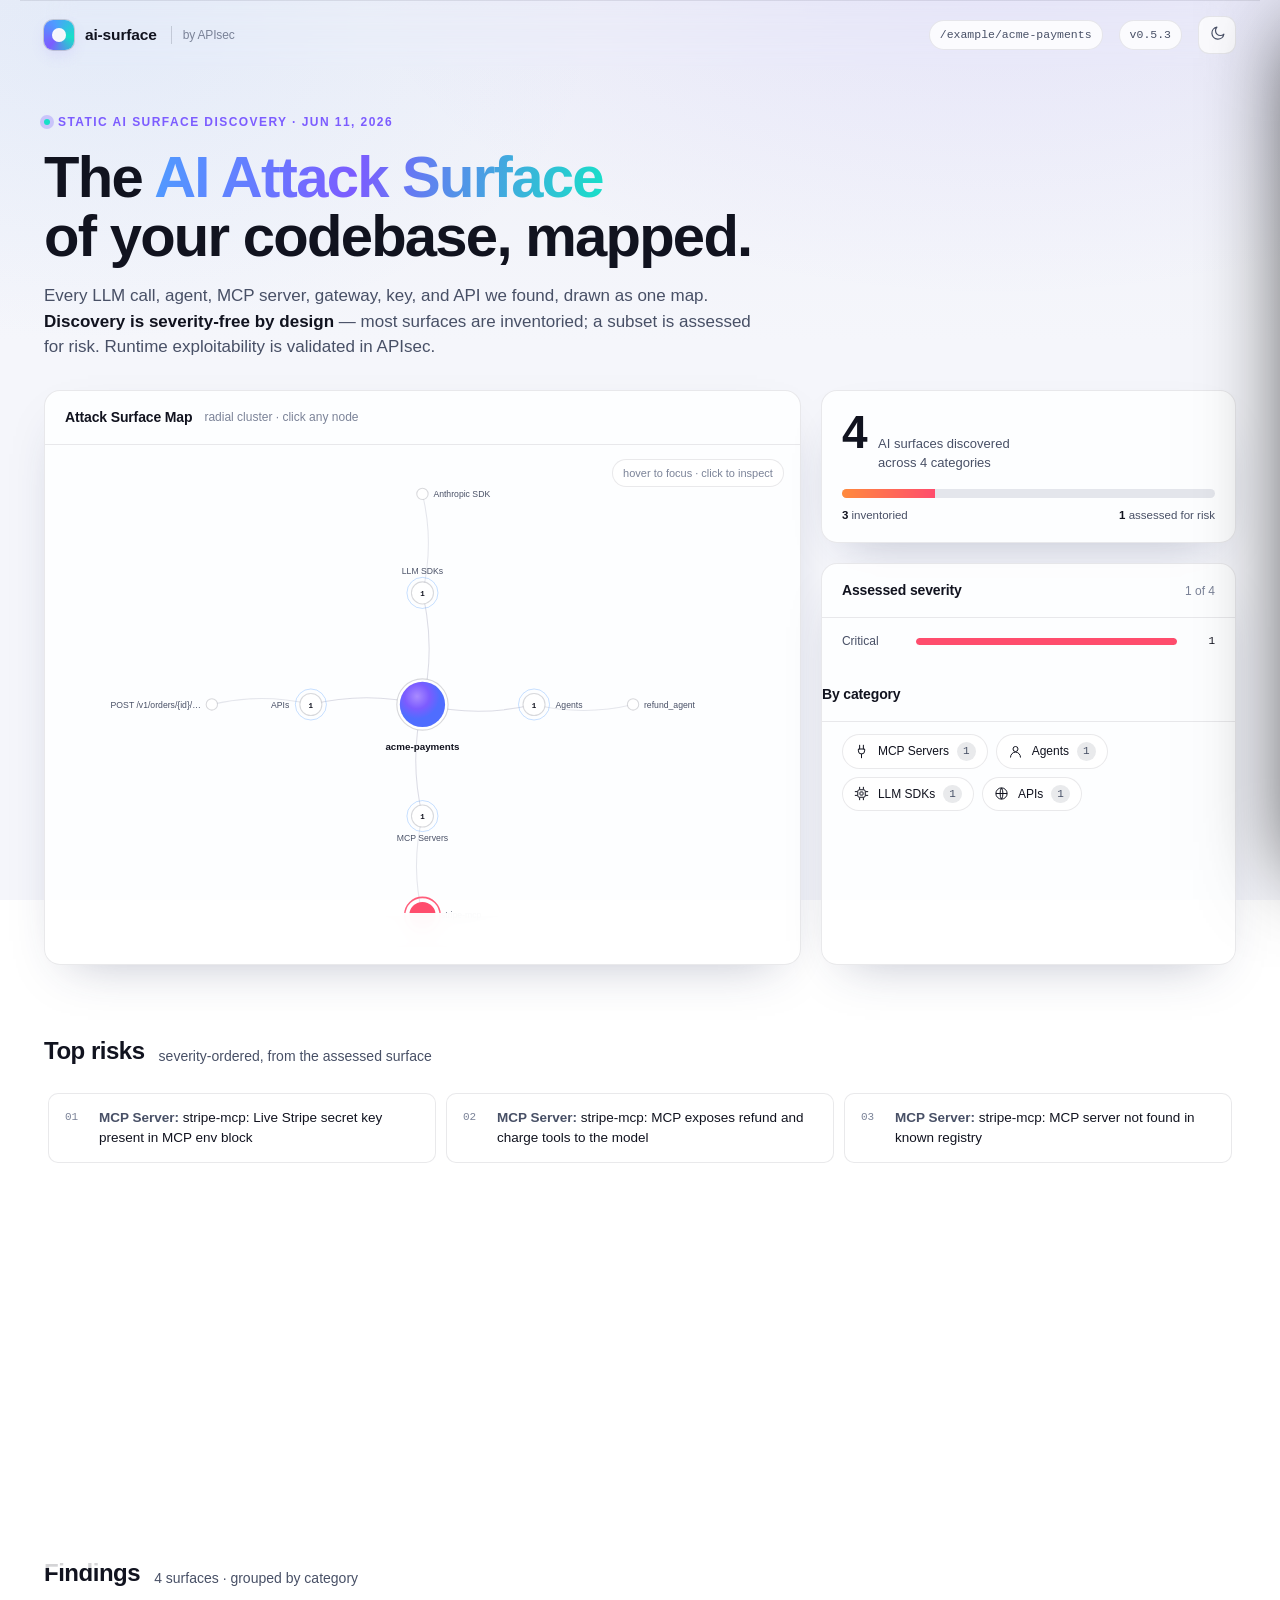
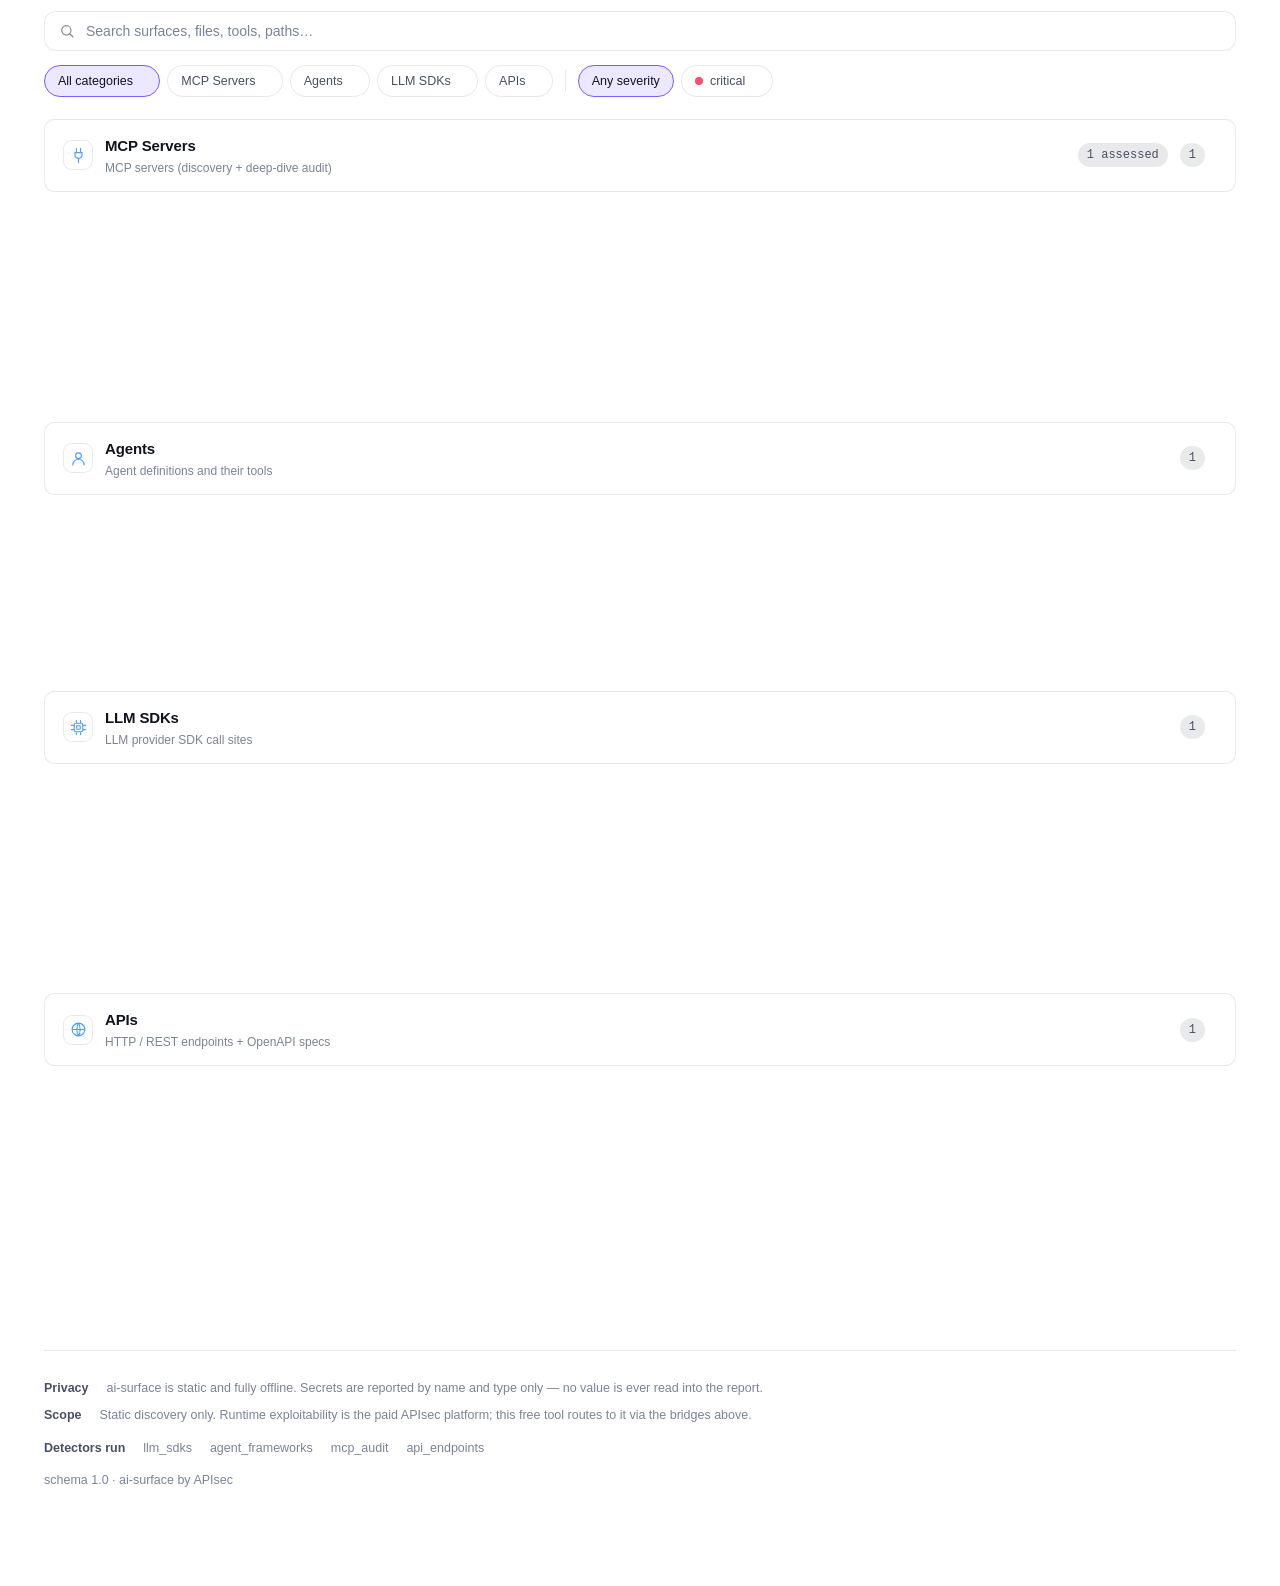
<file: ui/index.html>
<!DOCTYPE html>
<html lang="en" data-theme="dark">
<head>
  <meta charset="UTF-8" />
  <meta name="viewport" content="width=device-width, initial-scale=1.0" />
  <title>AI Attack Surface Map &middot; ai-surface</title>
  <meta name="description" content="A static map of your codebase's AI attack surface — LLM SDKs, agents, MCP servers, model gateways, infra, keys, and APIs. Discovery is free; runtime validation is APIsec." />
  <link rel="stylesheet" href="./styles.css" />
  <link rel="icon" href="data:image/svg+xml,%3Csvg xmlns='http://www.w3.org/2000/svg' viewBox='0 0 32 32'%3E%3Ccircle cx='16' cy='16' r='6' fill='%237c5cff'/%3E%3Ccircle cx='16' cy='16' r='13' fill='none' stroke='%237c5cff' stroke-width='1.5' opacity='.5'/%3E%3C/svg%3E" />
</head>
<body>
  <div id="app" aria-busy="true">
    <div class="boot">
      <div class="boot-orbit"><span></span><span></span><span></span></div>
      <p>Loading AI attack surface&hellip;</p>
    </div>
  </div>

  <!-- detail drawer (node / finding inspector) -->
  <aside id="drawer" class="drawer" aria-hidden="true" role="dialog" aria-label="Finding detail">
    <div class="drawer-scrim" data-close></div>
    <div class="drawer-panel" role="document"></div>
  </aside>

  <script src="./app.js" defer></script>
</body>
</html>
</file>
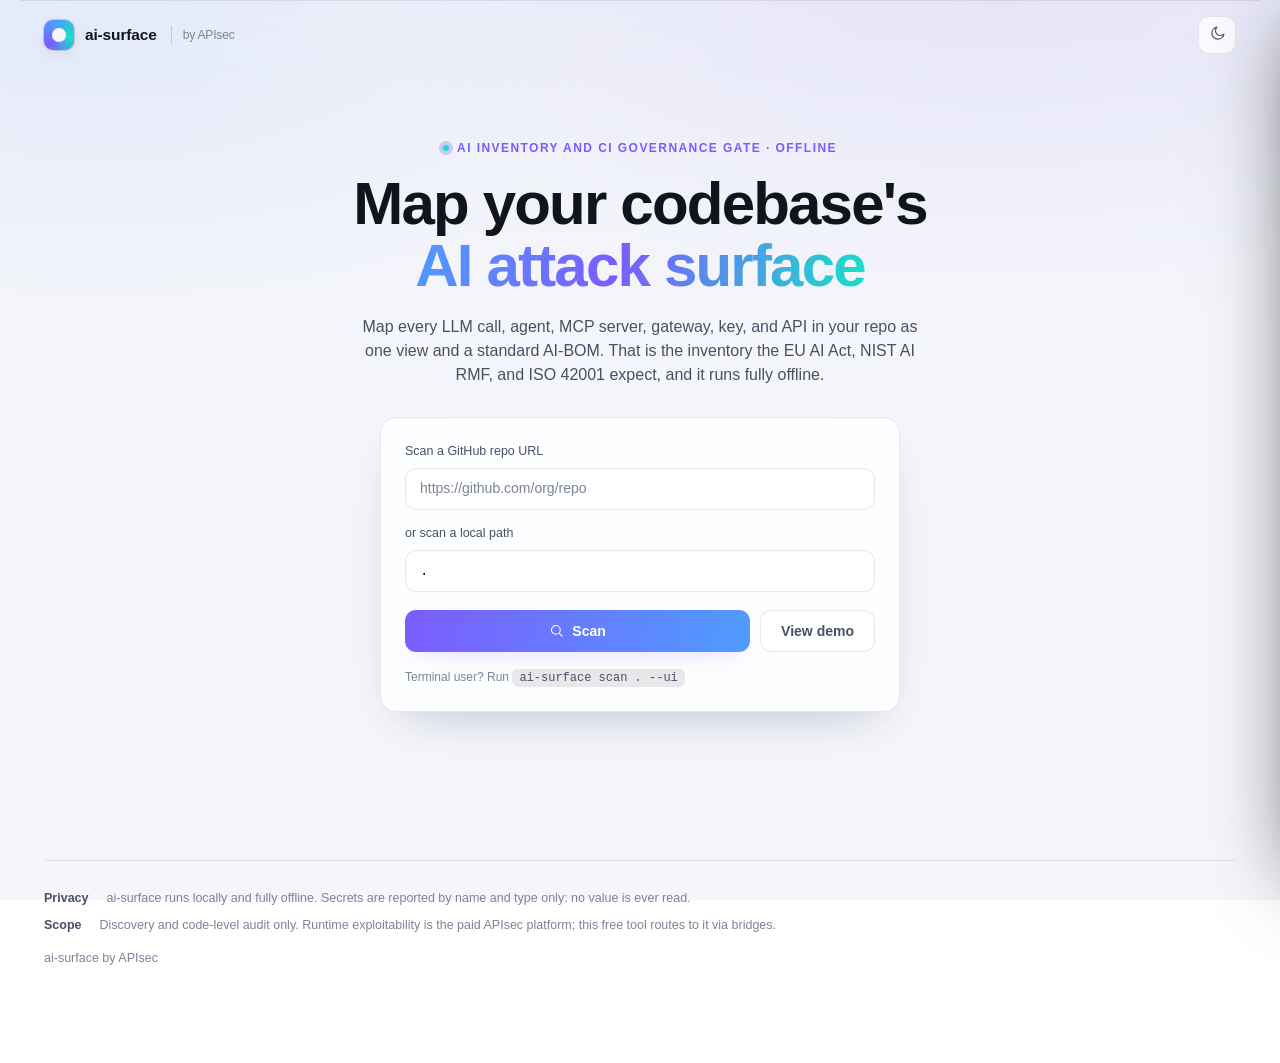
<file: src/ai_surface/ui/index.html>
<!DOCTYPE html>
<html lang="en" data-theme="dark">
<head>
  <meta charset="UTF-8" />
  <meta name="viewport" content="width=device-width, initial-scale=1.0" />
  <title>AI Attack Surface Map &middot; ai-surface</title>
  <meta name="description" content="A static map of your codebase's AI attack surface · LLM SDKs, agents, MCP servers, model gateways, infra, keys, and APIs. Discovery is free; runtime validation is APIsec." />
  <link rel="stylesheet" href="./styles.css" />
  <link rel="icon" href="data:image/svg+xml,%3Csvg xmlns='http://www.w3.org/2000/svg' viewBox='0 0 32 32'%3E%3Ccircle cx='16' cy='16' r='6' fill='%237c5cff'/%3E%3Ccircle cx='16' cy='16' r='13' fill='none' stroke='%237c5cff' stroke-width='1.5' opacity='.5'/%3E%3C/svg%3E" />
</head>
<body>
  <div id="app" aria-busy="true">
    <div class="boot">
      <div class="boot-orbit"><span></span><span></span><span></span></div>
      <p>Loading AI attack surface&hellip;</p>
    </div>
  </div>

  <!-- detail drawer (node / finding inspector) -->
  <aside id="drawer" class="drawer" aria-hidden="true" role="dialog" aria-label="Finding detail">
    <div class="drawer-scrim" data-close></div>
    <div class="drawer-panel" role="document"></div>
  </aside>

  <script src="./app.js" defer></script>
</body>
</html>
</file>
<file: ui/styles.css>
/* ============================================================================
   ai-surface — "AI Attack Surface Map"
   A reimagined, command-center UI. Dark-first, elegant light mode.
   Hand-rolled. No framework, no CDN, no build step. Works fully offline.
   ============================================================================ */

/* ---- Design tokens --------------------------------------------------------- */
:root {
  color-scheme: dark;

  /* Brand */
  --brand:        #7c5cff;   /* APIsec violet */
  --brand-2:      #4f9cff;   /* electric blue */
  --brand-3:      #18e0c8;   /* signal teal   */

  /* Severity palette (used only where severity exists) */
  --sev-critical: #ff4d6d;
  --sev-high:     #ff8a3d;
  --sev-medium:   #ffce4a;
  --sev-low:      #4fd1c5;
  --sev-info:     #6ea8fe;
  --sev-none:     #8b94a7;   /* inventoried, not assessed */

  /* Easing / motion */
  --ease: cubic-bezier(.2, .7, .2, 1);
  --fast: 140ms;
  --med:  260ms;
  --slow: 460ms;

  /* Type */
  --font-sans: -apple-system, BlinkMacSystemFont, "Segoe UI", Inter, Roboto,
               Helvetica, Arial, sans-serif;
  --font-mono: ui-monospace, "SF Mono", SFMono-Regular, "JetBrains Mono",
               Menlo, Consolas, "Liberation Mono", monospace;

  --radius:    16px;
  --radius-sm: 10px;
  --radius-xs: 7px;
}

/* Dark (default) */
:root,
[data-theme="dark"] {
  color-scheme: dark;
  --bg:        #07080d;
  --bg-2:      #0b0d16;
  --surface:   rgba(20, 23, 37, .66);
  --surface-2: rgba(28, 32, 50, .72);
  --surface-solid: #11131f;
  --line:      rgba(255, 255, 255, .08);
  --line-2:    rgba(255, 255, 255, .14);
  --text:      #eef1f8;
  --text-2:    #aab2c5;
  --text-3:    #727b91;
  --glow:      rgba(124, 92, 255, .35);
  --shadow:    0 18px 50px -20px rgba(0, 0, 0, .8);
  --map-bg-a:  rgba(124, 92, 255, .10);
  --map-bg-b:  rgba(79, 156, 255, .06);
  --hub-fill:  #1a1e30;
  --node-fill: #161a29;
  --edge:      rgba(150, 160, 190, .22);
}

/* Light */
[data-theme="light"] {
  color-scheme: light;
  --bg:        #f5f6fb;
  --bg-2:      #eef0f8;
  --surface:   rgba(255, 255, 255, .82);
  --surface-2: rgba(255, 255, 255, .96);
  --surface-solid: #ffffff;
  --line:      rgba(15, 20, 40, .09);
  --line-2:    rgba(15, 20, 40, .16);
  --text:      #11131f;
  --text-2:    #485066;
  --text-3:    #7b8398;
  --glow:      rgba(124, 92, 255, .28);
  --shadow:    0 20px 50px -26px rgba(40, 50, 90, .35);
  --map-bg-a:  rgba(124, 92, 255, .09);
  --map-bg-b:  rgba(79, 156, 255, .07);
  --hub-fill:  #ffffff;
  --node-fill: #ffffff;
  --edge:      rgba(60, 70, 110, .26);
}

@media (prefers-color-scheme: light) {
  :root:not([data-theme]) { color-scheme: light; }
}

* { box-sizing: border-box; }

html { scroll-behavior: smooth; }

body {
  margin: 0;
  font-family: var(--font-sans);
  color: var(--text);
  background:
    radial-gradient(1100px 620px at 78% -8%, var(--map-bg-a), transparent 60%),
    radial-gradient(900px 560px at 8% 4%, var(--map-bg-b), transparent 55%),
    linear-gradient(180deg, var(--bg-2), var(--bg) 38%);
  background-attachment: fixed;
  -webkit-font-smoothing: antialiased;
  text-rendering: optimizeLegibility;
  line-height: 1.5;
  min-height: 100vh;
}

a { color: inherit; }
code, pre, .mono { font-family: var(--font-mono); }

/* ---- Boot / loading -------------------------------------------------------- */
.boot {
  min-height: 100vh; display: grid; place-content: center; gap: 22px;
  text-align: center; color: var(--text-2);
}
.boot p { margin: 0; letter-spacing: .02em; font-size: 14px; }
.boot-orbit { position: relative; width: 64px; height: 64px; margin: 0 auto; }
.boot-orbit span {
  position: absolute; inset: 0; border-radius: 50%;
  border: 2px solid transparent; border-top-color: var(--brand);
  animation: spin 1.1s linear infinite;
}
.boot-orbit span:nth-child(2){ inset: 9px; border-top-color: var(--brand-2); animation-duration: 1.5s; }
.boot-orbit span:nth-child(3){ inset: 18px; border-top-color: var(--brand-3); animation-duration: 1.9s; }
@keyframes spin { to { transform: rotate(360deg); } }

/* ---- Layout shell ---------------------------------------------------------- */
.shell { max-width: 1240px; margin: 0 auto; padding: 0 24px 96px; }

/* ---- Top bar --------------------------------------------------------------- */
.topbar {
  position: sticky; top: 0; z-index: 40;
  display: flex; align-items: center; gap: 16px;
  padding: 16px 0 14px;
  backdrop-filter: blur(14px);
  -webkit-backdrop-filter: blur(14px);
}
.topbar::after {
  content: ""; position: absolute; inset: 0 -24px auto -24px; bottom: 0;
  height: 1px; background: var(--line);
}
.logo { display: flex; align-items: center; gap: 11px; font-weight: 650; letter-spacing: -.01em; }
.logo-mark {
  width: 30px; height: 30px; border-radius: 9px; flex: none;
  background: conic-gradient(from 220deg, var(--brand), var(--brand-2), var(--brand-3), var(--brand));
  box-shadow: 0 0 0 1px var(--line-2), 0 6px 18px -6px var(--glow);
  position: relative;
}
.logo-mark::after {
  content: ""; position: absolute; inset: 8px; border-radius: 50%;
  background: var(--bg); box-shadow: inset 0 0 0 2px rgba(255,255,255,.18);
}
.logo b { font-size: 15.5px; }
.logo .by { color: var(--text-3); font-weight: 500; font-size: 12px;
  border-left: 1px solid var(--line-2); padding-left: 11px; margin-left: 3px; }
.topbar-spacer { flex: 1; }
.topbar .chip-mono {
  font-family: var(--font-mono); font-size: 11.5px; color: var(--text-2);
  background: var(--surface); border: 1px solid var(--line); padding: 5px 10px;
  border-radius: 99px;
}
.theme-toggle {
  display: inline-grid; place-items: center; width: 38px; height: 38px;
  border-radius: 11px; border: 1px solid var(--line); background: var(--surface);
  color: var(--text-2); cursor: pointer; transition: var(--fast) var(--ease);
}
.theme-toggle:hover { color: var(--text); border-color: var(--line-2); transform: translateY(-1px); }
.theme-toggle svg { width: 17px; height: 17px; }
[data-theme="dark"] .theme-toggle .ic-sun { display: block; }
[data-theme="dark"] .theme-toggle .ic-moon { display: none; }
[data-theme="light"] .theme-toggle .ic-sun { display: none; }
[data-theme="light"] .theme-toggle .ic-moon { display: block; }

/* ---- Hero ------------------------------------------------------------------ */
.hero { padding: 40px 0 12px; }
.eyebrow {
  display: inline-flex; align-items: center; gap: 8px;
  font-size: 12px; font-weight: 600; letter-spacing: .12em; text-transform: uppercase;
  color: var(--brand); margin-bottom: 16px;
}
.eyebrow .dot { width: 6px; height: 6px; border-radius: 50%; background: var(--brand-3);
  box-shadow: 0 0 0 4px var(--glow); animation: pulse 2.6s var(--ease) infinite; }
@keyframes pulse { 0%,100%{opacity:1;} 50%{opacity:.35;} }

.hero h1 {
  margin: 0; font-size: clamp(34px, 5.2vw, 58px); line-height: 1.02;
  letter-spacing: -.03em; font-weight: 720;
}
.hero h1 .grad {
  background: linear-gradient(100deg, var(--brand-2), var(--brand) 45%, var(--brand-3));
  -webkit-background-clip: text; background-clip: text; color: transparent;
}
.hero .lede { max-width: 720px; margin: 18px 0 0; color: var(--text-2); font-size: 17px; }
.hero .lede b { color: var(--text); font-weight: 600; }

/* ---- Hero stage: map + rail ----------------------------------------------- */
.stage {
  display: grid; grid-template-columns: minmax(0, 1.55fr) minmax(280px, .85fr);
  gap: 20px; margin-top: 30px; align-items: stretch;
}
@media (max-width: 940px) { .stage { grid-template-columns: 1fr; } }

.panel {
  position: relative;
  background: var(--surface);
  border: 1px solid var(--line);
  border-radius: var(--radius);
  backdrop-filter: blur(16px); -webkit-backdrop-filter: blur(16px);
  box-shadow: var(--shadow);
}
.panel-head {
  display: flex; align-items: center; gap: 12px;
  padding: 16px 20px; border-bottom: 1px solid var(--line);
}
.panel-head h2 { margin: 0; font-size: 14px; font-weight: 620; letter-spacing: -.01em; }
.panel-head .sub { color: var(--text-3); font-size: 12px; }
.panel-head .grow { flex: 1; }

/* ---- The Map --------------------------------------------------------------- */
.map-panel { overflow: hidden; }
.map-wrap { position: relative; width: 100%; aspect-ratio: 16 / 11; min-height: 340px; }
.map-wrap svg { position: absolute; inset: 0; width: 100%; height: 100%; display: block; cursor: grab; }
.map-wrap svg:active { cursor: grabbing; }

.map-legend {
  position: absolute; left: 16px; bottom: 14px; z-index: 3;
  display: flex; flex-wrap: wrap; gap: 6px 14px; align-items: center;
  padding: 9px 13px; border-radius: 12px;
  background: var(--surface-2); border: 1px solid var(--line);
  font-size: 11px; color: var(--text-2);
  backdrop-filter: blur(10px); -webkit-backdrop-filter: blur(10px);
  max-width: calc(100% - 32px);
}
.map-legend .lg { display: inline-flex; align-items: center; gap: 6px; white-space: nowrap; }
.map-legend .sw { width: 9px; height: 9px; border-radius: 50%; flex: none; }
.map-legend .sw.ring { background: transparent; box-shadow: 0 0 0 2px currentColor; }

.map-hint {
  position: absolute; right: 16px; top: 14px; z-index: 3;
  font-size: 11px; color: var(--text-3);
  background: var(--surface-2); border: 1px solid var(--line);
  padding: 5px 10px; border-radius: 99px;
  backdrop-filter: blur(10px); -webkit-backdrop-filter: blur(10px);
}

/* graph elements */
.edge { fill: none; stroke: var(--edge); stroke-width: 1.4; transition: stroke var(--med), stroke-width var(--med), opacity var(--med); }
.node { cursor: pointer; }
.node .disc { transition: transform var(--med) var(--ease), filter var(--med); transform-box: fill-box; transform-origin: center; }
.node:hover .disc { transform: scale(1.12); }
.node .ring { fill: none; transition: opacity var(--med), stroke-width var(--med); }
.node .lbl { font-family: var(--font-sans); font-size: 11.5px; fill: var(--text-2); pointer-events: none;
  transition: fill var(--med); }
.node:hover .lbl, .node.active .lbl { fill: var(--text); font-weight: 600; }
.node .count {
  font-family: var(--font-mono); font-size: 10px; font-weight: 600;
}
.node-center .lbl { font-size: 13px; font-weight: 700; fill: var(--text); }

.graph.dim .edge { opacity: .18; }
.graph.dim .node:not(.related) { opacity: .26; }
.graph .node.related .lbl { fill: var(--text); }

.map-empty {
  position: absolute; inset: 0; display: grid; place-content: center; text-align: center;
  gap: 12px; color: var(--text-3); padding: 24px;
}
.map-empty .big { font-size: 15px; color: var(--text-2); font-weight: 600; }

/* ---- Hero rail (metrics) --------------------------------------------------- */
.rail { display: grid; gap: 20px; grid-template-rows: auto 1fr; }

.metric-card { padding: 18px 20px; }
.metric-top { display: flex; align-items: baseline; gap: 12px; }
.metric-top .big {
  font-size: 46px; font-weight: 740; letter-spacing: -.03em; line-height: 1;
  font-variant-numeric: tabular-nums;
}
.metric-top .label { color: var(--text-2); font-size: 13px; }
.metric-sub { margin-top: 12px; display: flex; flex-wrap: wrap; gap: 7px; }

.assess-split {
  margin-top: 16px; display: grid; gap: 9px;
}
.split-bar {
  height: 9px; border-radius: 99px; overflow: hidden; display: flex;
  background: color-mix(in srgb, var(--sev-none) 22%, transparent);
}
.split-bar i { height: 100%; display: block; }
.split-bar i.assessed { background: linear-gradient(90deg, var(--sev-high), var(--sev-critical)); }
.split-legend { display: flex; justify-content: space-between; font-size: 11.5px; color: var(--text-2); }
.split-legend b { color: var(--text); font-variant-numeric: tabular-nums; }

/* severity distribution mini-bars */
.sev-dist { display: grid; gap: 8px; margin-top: 4px; }
.sev-row { display: grid; grid-template-columns: 64px 1fr 28px; align-items: center; gap: 10px; font-size: 12px; }
.sev-row .name { color: var(--text-2); text-transform: capitalize; }
.sev-row .track { height: 7px; border-radius: 99px; background: var(--line); overflow: hidden; }
.sev-row .track i { display: block; height: 100%; border-radius: 99px; }
.sev-row .n { text-align: right; font-family: var(--font-mono); font-size: 11px; color: var(--text); }
.sev-empty { color: var(--text-3); font-size: 12.5px; padding: 6px 2px; }

/* category breakdown chips */
.cat-grid { display: flex; flex-wrap: wrap; gap: 8px; }
.cat-pill {
  display: inline-flex; align-items: center; gap: 8px;
  padding: 7px 11px; border-radius: 99px;
  background: var(--surface-2); border: 1px solid var(--line);
  font-size: 12px; color: var(--text); cursor: default;
  transition: var(--fast) var(--ease);
}
.cat-pill .ic { width: 16px; height: 16px; display: inline-grid; place-items: center; }
.cat-pill .ic svg { width: 15px; height: 15px; }
.cat-pill .n { font-family: var(--font-mono); font-size: 11px; color: var(--text-2);
  background: var(--line); padding: 1px 6px; border-radius: 99px; }

/* ---- Top risks strip ------------------------------------------------------- */
.risks { margin-top: 22px; }
.risks-strip { display: grid; gap: 10px; padding: 4px; }
@media (min-width: 720px) { .risks-strip { grid-template-columns: repeat(auto-fit, minmax(280px, 1fr)); } }
.risk-item {
  display: flex; align-items: flex-start; gap: 12px;
  padding: 14px 16px; border-radius: var(--radius-sm);
  background: var(--surface-2); border: 1px solid var(--line);
}
.risk-item .rank { font-family: var(--font-mono); font-size: 11px; color: var(--text-3);
  width: 22px; flex: none; padding-top: 1px; }
.risk-item .txt { font-size: 13.5px; color: var(--text); }
.risk-item .txt .src { color: var(--text-2); font-weight: 600; }

/* ---- Section headings ------------------------------------------------------ */
.section { margin-top: 56px; }
.section-head { display: flex; align-items: flex-end; gap: 14px; margin-bottom: 20px; }
.section-head h2 { margin: 0; font-size: 24px; letter-spacing: -.02em; font-weight: 680; }
.section-head .sub { color: var(--text-2); font-size: 14px; padding-bottom: 2px; }
.section-head .grow { flex: 1; }

/* ---- Bridges (paid funnel) ------------------------------------------------- */
.bridges-band {
  border-radius: var(--radius); border: 1px solid var(--line);
  background:
    radial-gradient(700px 200px at 12% -40%, var(--map-bg-a), transparent 60%),
    var(--surface);
  padding: 26px; backdrop-filter: blur(16px); -webkit-backdrop-filter: blur(16px);
  box-shadow: var(--shadow);
}
.bridges-band .lead { max-width: 640px; }
.bridges-band .lead h3 { margin: 0 0 6px; font-size: 18px; letter-spacing: -.01em; }
.bridges-band .lead p { margin: 0; color: var(--text-2); font-size: 14px; }
.bridge-grid { display: grid; gap: 12px; margin-top: 20px;
  grid-template-columns: repeat(auto-fit, minmax(240px, 1fr)); }
.bridge {
  display: flex; flex-direction: column; gap: 8px;
  padding: 16px; border-radius: var(--radius-sm);
  background: var(--surface-2); border: 1px solid var(--line);
  text-decoration: none; transition: var(--fast) var(--ease);
}
.bridge:hover { border-color: var(--brand); transform: translateY(-2px);
  box-shadow: 0 14px 30px -16px var(--glow); }
.bridge .sku { font-family: var(--font-mono); font-size: 10.5px; letter-spacing: .06em;
  text-transform: uppercase; color: var(--brand); }
.bridge .lbl { font-size: 14px; color: var(--text); font-weight: 540; }
.bridge .go { margin-top: auto; font-size: 12.5px; color: var(--text-2);
  display: inline-flex; align-items: center; gap: 6px; }
.bridge:hover .go { color: var(--text); }
.bridge .go svg { width: 13px; height: 13px; transition: transform var(--fast); }
.bridge:hover .go svg { transform: translateX(3px); }

/* ---- Findings explorer ----------------------------------------------------- */
.explorer-controls {
  display: flex; flex-wrap: wrap; gap: 12px; align-items: center;
  margin-bottom: 22px;
}
.search {
  flex: 1; min-width: 220px; display: flex; align-items: center; gap: 9px;
  padding: 10px 14px; border-radius: 12px;
  background: var(--surface); border: 1px solid var(--line);
}
.search:focus-within { border-color: var(--brand); box-shadow: 0 0 0 3px var(--glow); }
.search svg { width: 16px; height: 16px; color: var(--text-3); flex: none; }
.search input { flex: 1; border: 0; background: none; color: var(--text); font-size: 14px; outline: none; }
.search input::placeholder { color: var(--text-3); }

.filter-group { display: flex; flex-wrap: wrap; gap: 7px; }
.filter-chip {
  padding: 8px 13px; border-radius: 99px; cursor: pointer; user-select: none;
  background: var(--surface); border: 1px solid var(--line);
  font-size: 12.5px; color: var(--text-2); transition: var(--fast) var(--ease);
  display: inline-flex; align-items: center; gap: 7px;
}
.filter-chip:hover { color: var(--text); border-color: var(--line-2); }
.filter-chip[aria-pressed="true"] { color: var(--text); border-color: var(--brand);
  background: color-mix(in srgb, var(--brand) 14%, transparent); }
.filter-chip .n { font-family: var(--font-mono); font-size: 10.5px; opacity: .7; }
.filter-chip .swatch { width: 8px; height: 8px; border-radius: 50%; }

/* category group */
.cat-group { margin-bottom: 18px; }
.cat-group-head {
  display: flex; align-items: center; gap: 12px;
  padding: 14px 18px; cursor: pointer; user-select: none;
  border-radius: var(--radius-sm); border: 1px solid var(--line);
  background: var(--surface); transition: var(--fast) var(--ease);
}
.cat-group-head:hover { border-color: var(--line-2); }
.cat-group-head .ic { width: 30px; height: 30px; border-radius: 9px; flex: none;
  display: grid; place-items: center; background: var(--surface-2); border: 1px solid var(--line); }
.cat-group-head .ic svg { width: 17px; height: 17px; color: var(--brand-2); }
.cat-group-head .meta { flex: 1; }
.cat-group-head .meta b { font-size: 15px; letter-spacing: -.01em; }
.cat-group-head .meta .d { display: block; color: var(--text-3); font-size: 12px; margin-top: 1px; }
.cat-group-head .count { font-family: var(--font-mono); font-size: 12px; color: var(--text-2);
  background: var(--line); padding: 3px 9px; border-radius: 99px; }
.cat-group-head .caret { color: var(--text-3); transition: transform var(--med) var(--ease); }
.cat-group[data-open="false"] .caret { transform: rotate(-90deg); }
.cat-group[data-open="false"] .cards { display: none; }

.cards { display: grid; gap: 12px; margin-top: 12px;
  grid-template-columns: repeat(auto-fill, minmax(320px, 1fr)); }

/* finding card */
.card {
  position: relative; overflow: hidden;
  border-radius: var(--radius-sm); border: 1px solid var(--line);
  background: var(--surface); padding: 16px 16px 14px;
  transition: var(--fast) var(--ease); cursor: pointer;
}
.card:hover { border-color: var(--line-2); transform: translateY(-2px); box-shadow: var(--shadow); }
.card::before { content: ""; position: absolute; left: 0; top: 0; bottom: 0; width: 3px;
  background: var(--accent, var(--sev-none)); opacity: .9; }
.card-head { display: flex; align-items: flex-start; gap: 10px; }
.card-head .title { flex: 1; font-size: 14.5px; font-weight: 600; letter-spacing: -.01em; line-height: 1.3; }
.sev-tag {
  flex: none; font-size: 10px; font-weight: 700; letter-spacing: .05em; text-transform: uppercase;
  padding: 3px 8px; border-radius: 99px; white-space: nowrap;
  background: color-mix(in srgb, var(--accent) 18%, transparent);
  color: var(--accent); border: 1px solid color-mix(in srgb, var(--accent) 40%, transparent);
}
.sev-tag.none { color: var(--text-3); background: var(--line); border-color: transparent;
  text-transform: none; letter-spacing: 0; font-weight: 600; }

.chips { display: flex; flex-wrap: wrap; gap: 6px; margin-top: 12px; }
.chip {
  font-size: 11.5px; padding: 4px 9px; border-radius: 7px;
  background: var(--surface-2); border: 1px solid var(--line); color: var(--text-2);
}
.chip.mono { font-family: var(--font-mono); font-size: 11px; color: var(--text); }
.chip b { color: var(--text); font-weight: 600; }
.chip.method { font-family: var(--font-mono); font-weight: 700; color: #fff; border: 0; }
.chip.method.get { background: #2f9e63; } .chip.method.post { background: #3b78d6; }
.chip.method.put, .chip.method.patch { background: #c98a1e; }
.chip.method.delete { background: #c54848; } .chip.method.any { background: #6b7280; }
.chip.path { font-family: var(--font-mono); color: var(--text); }
.chip.bola { background: color-mix(in srgb, var(--sev-high) 18%, transparent);
  color: var(--sev-high); border-color: color-mix(in srgb, var(--sev-high) 35%, transparent); }
.chip.owasp { font-family: var(--font-mono); color: var(--brand);
  background: color-mix(in srgb, var(--brand) 12%, transparent);
  border-color: color-mix(in srgb, var(--brand) 30%, transparent); cursor: help; }

.card .files { margin-top: 12px; display: flex; flex-wrap: wrap; gap: 6px; }
.card .file { font-family: var(--font-mono); font-size: 11px; color: var(--text-2);
  display: inline-flex; align-items: center; gap: 5px; }
.card .file svg { width: 11px; height: 11px; opacity: .6; }

.card-foot { margin-top: 13px; padding-top: 12px; border-top: 1px solid var(--line);
  display: flex; align-items: center; gap: 10px; }
.card-foot .flags { font-size: 11.5px; color: var(--text-2); display: flex; align-items: center; gap: 6px; }
.card-foot .flags .b { width: 6px; height: 6px; border-radius: 50%; }
.card-foot .open { margin-left: auto; font-size: 12px; color: var(--text-2);
  display: inline-flex; align-items: center; gap: 5px; }
.card:hover .card-foot .open { color: var(--brand); }
.card-foot .open svg { width: 12px; height: 12px; transition: transform var(--fast); }
.card:hover .card-foot .open svg { transform: translateX(3px); }

.no-results { text-align: center; padding: 50px 20px; color: var(--text-3); }
.no-results .big { font-size: 15px; color: var(--text-2); }

/* ---- Drawer ---------------------------------------------------------------- */
.drawer { position: fixed; inset: 0; z-index: 100; pointer-events: none; }
.drawer[aria-hidden="false"] { pointer-events: auto; }
.drawer-scrim { position: absolute; inset: 0; background: rgba(2,4,10,.55);
  opacity: 0; transition: opacity var(--med); backdrop-filter: blur(2px); }
.drawer[aria-hidden="false"] .drawer-scrim { opacity: 1; }
.drawer-panel {
  position: absolute; top: 0; right: 0; height: 100%; width: min(480px, 94vw);
  background: var(--surface-solid); border-left: 1px solid var(--line-2);
  box-shadow: -30px 0 80px -30px rgba(0,0,0,.7);
  transform: translateX(102%); transition: transform var(--slow) var(--ease);
  overflow-y: auto; padding: 0;
}
.drawer[aria-hidden="false"] .drawer-panel { transform: translateX(0); }

.dr-head { position: sticky; top: 0; z-index: 2; padding: 22px 24px 18px;
  background: linear-gradient(180deg, var(--surface-solid), color-mix(in srgb, var(--surface-solid) 80%, transparent));
  border-bottom: 1px solid var(--line); backdrop-filter: blur(8px); }
.dr-head .ey { display: flex; align-items: center; gap: 9px; margin-bottom: 9px; }
.dr-head .ey .cat { font-size: 11px; letter-spacing: .08em; text-transform: uppercase; color: var(--text-3); }
.dr-head h3 { margin: 0; font-size: 19px; letter-spacing: -.02em; line-height: 1.25; }
.dr-close { position: absolute; top: 18px; right: 18px; width: 34px; height: 34px;
  border-radius: 9px; border: 1px solid var(--line); background: var(--surface);
  color: var(--text-2); cursor: pointer; display: grid; place-items: center; transition: var(--fast); }
.dr-close:hover { color: var(--text); border-color: var(--line-2); }
.dr-close svg { width: 15px; height: 15px; }

.dr-body { padding: 22px 24px 40px; display: grid; gap: 24px; }
.dr-block h4 { margin: 0 0 11px; font-size: 11px; letter-spacing: .1em; text-transform: uppercase;
  color: var(--text-3); display: flex; align-items: center; gap: 8px; }
.dr-block h4 .ct { font-family: var(--font-mono); color: var(--text-2); letter-spacing: 0;
  text-transform: none; background: var(--line); padding: 1px 7px; border-radius: 99px; }

.kv { display: grid; grid-template-columns: 110px 1fr; gap: 7px 14px; font-size: 13px; }
.kv dt { color: var(--text-3); }
.kv dd { margin: 0; color: var(--text); }
.kv dd.mono { font-family: var(--font-mono); font-size: 12px; word-break: break-all; }

.snippet { background: var(--bg); border: 1px solid var(--line); border-radius: var(--radius-xs);
  padding: 13px 14px; font-family: var(--font-mono); font-size: 12px; color: var(--text);
  white-space: pre-wrap; word-break: break-word; overflow-x: auto; line-height: 1.6; }
.snippet .ln { color: var(--text-3); }

.tag-list { display: flex; flex-wrap: wrap; gap: 7px; }
.perm { font-size: 12px; padding: 5px 10px; border-radius: 7px; font-family: var(--font-mono);
  background: var(--surface-2); border: 1px solid var(--line); color: var(--text); }
.ri { font-size: 12.5px; padding: 6px 11px; border-radius: 7px;
  background: color-mix(in srgb, var(--sev-medium) 12%, transparent);
  border: 1px solid color-mix(in srgb, var(--sev-medium) 28%, transparent); color: var(--text); }

/* audit flag */
.flag { border-radius: var(--radius-xs); border: 1px solid var(--line);
  background: var(--surface); overflow: hidden; }
.flag + .flag { margin-top: 10px; }
.flag-top { display: flex; align-items: center; gap: 10px; padding: 12px 14px;
  border-left: 3px solid var(--accent); }
.flag-top .fid { font-family: var(--font-mono); font-size: 12px; color: var(--text); font-weight: 600; }
.flag-top .grow { flex: 1; }
.flag-body { padding: 0 14px 13px 17px; }
.flag-body .desc { font-size: 13px; color: var(--text); margin: 2px 0 0; }
.flag-body .owasp-row { margin-top: 9px; display: flex; flex-wrap: wrap; gap: 6px; align-items: center; }
.flag-body .rem { margin-top: 10px; font-size: 12.5px; color: var(--text-2);
  padding: 9px 11px; border-radius: 7px; background: var(--surface-2);
  border: 1px dashed var(--line-2); }
.flag-body .rem b { color: var(--text); font-weight: 600; }

.secret-row { display: flex; align-items: center; gap: 10px; padding: 11px 13px;
  border-radius: var(--radius-xs); border: 1px solid var(--line); background: var(--surface); }
.secret-row + .secret-row { margin-top: 8px; }
.secret-row .sname { font-family: var(--font-mono); font-size: 12.5px; color: var(--text); font-weight: 600; }
.secret-row .smeta { font-size: 11px; color: var(--text-3); margin-top: 2px; }
.secret-row .lock { color: var(--text-3); }
.secret-row .lock svg { width: 14px; height: 14px; }
.secret-note { font-size: 11.5px; color: var(--text-3); margin-top: 9px; display: flex; gap: 7px; align-items: flex-start; }
.secret-note svg { width: 13px; height: 13px; flex: none; margin-top: 1px; }

.trust-row { display: flex; gap: 10px; flex-wrap: wrap; }
.trust-badge { font-size: 12px; padding: 6px 11px; border-radius: 8px;
  background: var(--surface-2); border: 1px solid var(--line); color: var(--text-2); }
.trust-badge b { color: var(--text); }
.trust-badge.verified { color: var(--sev-low); border-color: color-mix(in srgb, var(--sev-low) 35%, transparent); }
.trust-badge.unknown { color: var(--text-3); }

.dr-bridge { display: block; text-decoration: none; padding: 15px 17px; border-radius: var(--radius-sm);
  background: linear-gradient(110deg, color-mix(in srgb, var(--brand) 16%, transparent),
    color-mix(in srgb, var(--brand-2) 8%, transparent));
  border: 1px solid color-mix(in srgb, var(--brand) 30%, transparent);
  transition: var(--fast) var(--ease); }
.dr-bridge + .dr-bridge { margin-top: 9px; }
.dr-bridge:hover { border-color: var(--brand); box-shadow: 0 12px 28px -16px var(--glow); transform: translateY(-1px); }
.dr-bridge .sku { font-family: var(--font-mono); font-size: 10px; letter-spacing: .06em;
  text-transform: uppercase; color: var(--brand); }
.dr-bridge .lbl { display: block; margin-top: 4px; font-size: 13.5px; color: var(--text); font-weight: 540; }

/* tooltip (OWASP) */
.tip { position: fixed; z-index: 200; max-width: 280px; pointer-events: none;
  background: var(--surface-solid); border: 1px solid var(--line-2);
  border-radius: 10px; padding: 11px 13px; box-shadow: var(--shadow);
  font-size: 12.5px; color: var(--text); opacity: 0; transform: translateY(4px);
  transition: opacity var(--fast), transform var(--fast); }
.tip.show { opacity: 1; transform: translateY(0); }
.tip .t { font-family: var(--font-mono); font-weight: 700; color: var(--brand); display: block; margin-bottom: 3px; }

/* ---- Errors banner --------------------------------------------------------- */
.errors-banner { margin-top: 40px; padding: 16px 18px; border-radius: var(--radius-sm);
  background: color-mix(in srgb, var(--sev-medium) 9%, transparent);
  border: 1px solid color-mix(in srgb, var(--sev-medium) 30%, transparent); }
.errors-banner h4 { margin: 0 0 8px; font-size: 13px; color: var(--text); display: flex; gap: 8px; align-items: center; }
.errors-banner ul { margin: 0; padding-left: 20px; color: var(--text-2); font-size: 12.5px; }
.errors-banner li { font-family: var(--font-mono); }

/* ---- Footer ---------------------------------------------------------------- */
footer { margin-top: 72px; padding-top: 28px; border-top: 1px solid var(--line);
  color: var(--text-3); font-size: 12.5px; display: grid; gap: 8px; }
footer b { color: var(--text-2); }
footer .row { display: flex; flex-wrap: wrap; gap: 8px 18px; align-items: center; }

/* ---- Load error state ------------------------------------------------------ */
.fatal { max-width: 560px; margin: 12vh auto 0; text-align: center; padding: 0 24px; }
.fatal .ic { width: 60px; height: 60px; margin: 0 auto 22px; border-radius: 18px;
  display: grid; place-content: center; background: color-mix(in srgb, var(--sev-high) 14%, transparent);
  border: 1px solid color-mix(in srgb, var(--sev-high) 30%, transparent); color: var(--sev-high); }
.fatal .ic svg { width: 28px; height: 28px; }
.fatal h2 { margin: 0 0 10px; font-size: 22px; letter-spacing: -.02em; }
.fatal p { color: var(--text-2); margin: 0 0 16px; font-size: 14px; }
.fatal pre { text-align: left; background: var(--surface-solid); border: 1px solid var(--line);
  border-radius: var(--radius-sm); padding: 14px 16px; font-size: 12.5px; color: var(--text);
  overflow-x: auto; }
.fatal .detail { font-family: var(--font-mono); font-size: 11.5px; color: var(--text-3); margin-top: 14px; }

/* ---- Reveal animation ------------------------------------------------------ */
.reveal { opacity: 0; transform: translateY(14px); animation: reveal var(--slow) var(--ease) forwards; }
@keyframes reveal { to { opacity: 1; transform: none; } }
.reveal.d1 { animation-delay: .05s; }
.reveal.d2 { animation-delay: .12s; }
.reveal.d3 { animation-delay: .2s; }
.reveal.d4 { animation-delay: .28s; }

@media (prefers-reduced-motion: reduce) {
  *, *::before, *::after { animation-duration: .001ms !important; transition-duration: .001ms !important; }
  .reveal { opacity: 1; transform: none; }
}
</file>
<file: src/ai_surface/ui/styles.css>
/* ============================================================================
   ai-surface · "AI Attack Surface Map"
   A reimagined, command-center UI. Dark-first, elegant light mode.
   Hand-rolled. No framework, no CDN, no build step. Works fully offline.
   ============================================================================ */

/* ---- Design tokens --------------------------------------------------------- */
:root {
  color-scheme: dark;

  /* Brand */
  --brand:        #7c5cff;   /* APIsec violet */
  --brand-2:      #4f9cff;   /* electric blue */
  --brand-3:      #18e0c8;   /* signal teal   */

  /* Severity palette (used only where severity exists) */
  --sev-critical: #ff4d6d;
  --sev-high:     #ff8a3d;
  --sev-medium:   #ffce4a;
  --sev-low:      #4fd1c5;
  --sev-info:     #6ea8fe;
  --sev-none:     #8b94a7;   /* inventoried, not assessed */

  /* Easing / motion */
  --ease: cubic-bezier(.2, .7, .2, 1);
  --fast: 140ms;
  --med:  260ms;
  --slow: 460ms;

  /* Type */
  --font-sans: -apple-system, BlinkMacSystemFont, "Segoe UI", Inter, Roboto,
               Helvetica, Arial, sans-serif;
  --font-mono: ui-monospace, "SF Mono", SFMono-Regular, "JetBrains Mono",
               Menlo, Consolas, "Liberation Mono", monospace;

  --radius:    16px;
  --radius-sm: 10px;
  --radius-xs: 7px;
}

/* Dark (default) */
:root,
[data-theme="dark"] {
  color-scheme: dark;
  --bg:        #07080d;
  --bg-2:      #0b0d16;
  --surface:   rgba(20, 23, 37, .66);
  --surface-2: rgba(28, 32, 50, .72);
  --surface-solid: #11131f;
  --line:      rgba(255, 255, 255, .08);
  --line-2:    rgba(255, 255, 255, .14);
  --text:      #eef1f8;
  --text-2:    #aab2c5;
  --text-3:    #727b91;
  --glow:      rgba(124, 92, 255, .35);
  --shadow:    0 18px 50px -20px rgba(0, 0, 0, .8);
  --map-bg-a:  rgba(124, 92, 255, .10);
  --map-bg-b:  rgba(79, 156, 255, .06);
  --hub-fill:  #1a1e30;
  --node-fill: #161a29;
  --edge:      rgba(150, 160, 190, .22);
}

/* Light */
[data-theme="light"] {
  color-scheme: light;
  --bg:        #f5f6fb;
  --bg-2:      #eef0f8;
  --surface:   rgba(255, 255, 255, .82);
  --surface-2: rgba(255, 255, 255, .96);
  --surface-solid: #ffffff;
  --line:      rgba(15, 20, 40, .09);
  --line-2:    rgba(15, 20, 40, .16);
  --text:      #11131f;
  --text-2:    #485066;
  --text-3:    #7b8398;
  --glow:      rgba(124, 92, 255, .28);
  --shadow:    0 20px 50px -26px rgba(40, 50, 90, .35);
  --map-bg-a:  rgba(124, 92, 255, .09);
  --map-bg-b:  rgba(79, 156, 255, .07);
  --hub-fill:  #ffffff;
  --node-fill: #ffffff;
  --edge:      rgba(60, 70, 110, .26);
}

@media (prefers-color-scheme: light) {
  :root:not([data-theme]) { color-scheme: light; }
}

* { box-sizing: border-box; }

html { scroll-behavior: smooth; }

body {
  margin: 0;
  font-family: var(--font-sans);
  color: var(--text);
  background:
    radial-gradient(1100px 620px at 78% -8%, var(--map-bg-a), transparent 60%),
    radial-gradient(900px 560px at 8% 4%, var(--map-bg-b), transparent 55%),
    linear-gradient(180deg, var(--bg-2), var(--bg) 38%);
  background-attachment: fixed;
  -webkit-font-smoothing: antialiased;
  text-rendering: optimizeLegibility;
  line-height: 1.5;
  min-height: 100vh;
}

a { color: inherit; }
code, pre, .mono { font-family: var(--font-mono); }

/* ---- Boot / loading -------------------------------------------------------- */
.boot {
  min-height: 100vh; display: grid; place-content: center; gap: 22px;
  text-align: center; color: var(--text-2);
}
.boot p { margin: 0; letter-spacing: .02em; font-size: 14px; }
.boot-orbit { position: relative; width: 64px; height: 64px; margin: 0 auto; }
.boot-orbit span {
  position: absolute; inset: 0; border-radius: 50%;
  border: 2px solid transparent; border-top-color: var(--brand);
  animation: spin 1.1s linear infinite;
}
.boot-orbit span:nth-child(2){ inset: 9px; border-top-color: var(--brand-2); animation-duration: 1.5s; }
.boot-orbit span:nth-child(3){ inset: 18px; border-top-color: var(--brand-3); animation-duration: 1.9s; }
@keyframes spin { to { transform: rotate(360deg); } }

/* ---- Layout shell ---------------------------------------------------------- */
.shell { max-width: 1240px; margin: 0 auto; padding: 0 24px 96px; }

/* ---- Top bar --------------------------------------------------------------- */
.topbar {
  position: sticky; top: 0; z-index: 40;
  display: flex; align-items: center; gap: 16px;
  padding: 16px 0 14px;
  backdrop-filter: blur(14px);
  -webkit-backdrop-filter: blur(14px);
}
.topbar::after {
  content: ""; position: absolute; inset: 0 -24px auto -24px; bottom: 0;
  height: 1px; background: var(--line);
}
.logo { display: flex; align-items: center; gap: 11px; font-weight: 650; letter-spacing: -.01em; }
.logo-mark {
  width: 30px; height: 30px; border-radius: 9px; flex: none;
  background: conic-gradient(from 220deg, var(--brand), var(--brand-2), var(--brand-3), var(--brand));
  box-shadow: 0 0 0 1px var(--line-2), 0 6px 18px -6px var(--glow);
  position: relative;
}
.logo-mark::after {
  content: ""; position: absolute; inset: 8px; border-radius: 50%;
  background: var(--bg); box-shadow: inset 0 0 0 2px rgba(255,255,255,.18);
}
.logo b { font-size: 15.5px; }
.logo .by { color: var(--text-3); font-weight: 500; font-size: 12px;
  border-left: 1px solid var(--line-2); padding-left: 11px; margin-left: 3px; }
.topbar-spacer { flex: 1; }
.topbar .chip-mono {
  font-family: var(--font-mono); font-size: 11.5px; color: var(--text-2);
  background: var(--surface); border: 1px solid var(--line); padding: 5px 10px;
  border-radius: 99px;
}
.theme-toggle {
  display: inline-grid; place-items: center; width: 38px; height: 38px;
  border-radius: 11px; border: 1px solid var(--line); background: var(--surface);
  color: var(--text-2); cursor: pointer; transition: var(--fast) var(--ease);
}
.theme-toggle:hover { color: var(--text); border-color: var(--line-2); transform: translateY(-1px); }
.theme-toggle svg { width: 17px; height: 17px; }
[data-theme="dark"] .theme-toggle .ic-sun { display: block; }
[data-theme="dark"] .theme-toggle .ic-moon { display: none; }
[data-theme="light"] .theme-toggle .ic-sun { display: none; }
[data-theme="light"] .theme-toggle .ic-moon { display: block; }

/* ---- Hero ------------------------------------------------------------------ */
.hero { padding: 28px 0 12px; }
.hero-head { margin-bottom: 4px; }
.hero-head .eyebrow { margin-bottom: 10px; }
.hero-target { margin: 0; font-size: clamp(26px, 3.6vw, 40px); line-height: 1.05;
  letter-spacing: -.02em; font-weight: 720; color: var(--text); word-break: break-word; }
.hero-meta { display: flex; flex-wrap: wrap; gap: 6px 16px; margin-top: 12px;
  font-size: 12.5px; color: var(--text-3); align-items: center; }
.hero-meta span { white-space: nowrap; }
.hero-meta b { color: var(--text); font-weight: 700; }
.hero-meta .mono { font-family: var(--font-mono); }
.eyebrow {
  display: inline-flex; align-items: center; gap: 8px;
  font-size: 12px; font-weight: 600; letter-spacing: .12em; text-transform: uppercase;
  color: var(--brand); margin-bottom: 16px;
}
.eyebrow .dot { width: 6px; height: 6px; border-radius: 50%; background: var(--brand-3);
  box-shadow: 0 0 0 4px var(--glow); animation: pulse 2.6s var(--ease) infinite; }
@keyframes pulse { 0%,100%{opacity:1;} 50%{opacity:.35;} }

.hero h1 {
  margin: 0; font-size: clamp(34px, 5.2vw, 58px); line-height: 1.02;
  letter-spacing: -.03em; font-weight: 720;
}
.hero h1 .grad {
  background: linear-gradient(100deg, var(--brand-2), var(--brand) 45%, var(--brand-3));
  -webkit-background-clip: text; background-clip: text; color: transparent;
}
.hero .lede { max-width: 720px; margin: 18px 0 0; color: var(--text-2); font-size: 17px; }
.hero .lede b { color: var(--text); font-weight: 600; }

/* ---- Hero stage: map + rail ----------------------------------------------- */
.stage {
  display: grid; grid-template-columns: minmax(0, 2.1fr) minmax(240px, .7fr);
  gap: 20px; margin-top: 24px; align-items: stretch;
}
@media (max-width: 940px) { .stage { grid-template-columns: 1fr; } }

.panel {
  position: relative;
  background: var(--surface);
  border: 1px solid var(--line);
  border-radius: var(--radius);
  backdrop-filter: blur(16px); -webkit-backdrop-filter: blur(16px);
  box-shadow: var(--shadow);
}
.panel-head {
  display: flex; align-items: center; gap: 12px;
  padding: 16px 20px; border-bottom: 1px solid var(--line);
}
.panel-head h2 { margin: 0; font-size: 14px; font-weight: 620; letter-spacing: -.01em; }
.panel-head .sub { color: var(--text-3); font-size: 12px; }
.panel-head .grow { flex: 1; }

/* ---- The Map --------------------------------------------------------------- */
.map-panel { overflow: hidden; }
.map-wrap { position: relative; width: 100%; aspect-ratio: 16 / 10; min-height: 480px; }
.map-wrap svg { position: absolute; inset: 0; width: 100%; height: 100%; display: block; }

.map-legend {
  position: absolute; left: 16px; bottom: 14px; z-index: 3;
  display: flex; flex-wrap: wrap; gap: 6px 14px; align-items: center;
  padding: 9px 13px; border-radius: 12px;
  background: var(--surface-2); border: 1px solid var(--line);
  font-size: 11px; color: var(--text-2);
  backdrop-filter: blur(10px); -webkit-backdrop-filter: blur(10px);
  max-width: calc(100% - 32px);
}
.map-legend .lg { display: inline-flex; align-items: center; gap: 6px; white-space: nowrap; }
.map-legend .sw { width: 9px; height: 9px; border-radius: 50%; flex: none; }
.map-legend .sw.ring { background: transparent; box-shadow: 0 0 0 2px currentColor; }

.map-hint {
  position: absolute; right: 16px; top: 14px; z-index: 3;
  font-size: 11px; color: var(--text-3);
  background: var(--surface-2); border: 1px solid var(--line);
  padding: 5px 10px; border-radius: 99px;
  backdrop-filter: blur(10px); -webkit-backdrop-filter: blur(10px);
}

/* graph elements */
.edge { fill: none; stroke: var(--edge); stroke-width: 1.4; transition: stroke var(--med), stroke-width var(--med), opacity var(--med); }
.node { cursor: pointer; }
.node .disc { transition: transform var(--med) var(--ease), filter var(--med); transform-box: fill-box; transform-origin: center; }
.node:hover .disc { transform: scale(1.12); }
.node .ring { fill: none; transition: opacity var(--med), stroke-width var(--med); }
.node .lbl { font-family: var(--font-sans); font-size: 11.5px; fill: var(--text-2); pointer-events: none;
  transition: fill var(--med); }
.node:hover .lbl, .node.active .lbl { fill: var(--text); font-weight: 600; }
.node .count {
  font-family: var(--font-mono); font-size: 10px; font-weight: 600;
}
.node-center .lbl { font-size: 13px; font-weight: 700; fill: var(--text); }

.graph.dim .edge { opacity: .1; }
.graph.dim .edge.related { opacity: .9; stroke: var(--brand-2); stroke-width: 1.8; }
.graph.dim .node:not(.related) { opacity: .22; }
.graph .node.related .lbl { fill: var(--text); }

.map-empty {
  position: absolute; inset: 0; display: grid; place-content: center; text-align: center;
  gap: 12px; color: var(--text-3); padding: 24px;
}
.map-empty .big { font-size: 15px; color: var(--text-2); font-weight: 600; }

/* ---- Hero rail (metrics) --------------------------------------------------- */
.rail { display: grid; gap: 20px; grid-template-rows: auto 1fr; }

.metric-card { padding: 18px 20px; }
.metric-top { display: flex; align-items: baseline; gap: 12px; }
.metric-top .big {
  font-size: 46px; font-weight: 740; letter-spacing: -.03em; line-height: 1;
  font-variant-numeric: tabular-nums;
}
.metric-top .label { color: var(--text-2); font-size: 13px; }
.metric-sub { margin-top: 12px; display: flex; flex-wrap: wrap; gap: 7px; }

.assess-split {
  margin-top: 16px; display: grid; gap: 9px;
}
.split-bar {
  height: 9px; border-radius: 99px; overflow: hidden; display: flex;
  background: color-mix(in srgb, var(--sev-none) 22%, transparent);
}
.split-bar i { height: 100%; display: block; }
.split-bar i.assessed { background: linear-gradient(90deg, var(--sev-high), var(--sev-critical)); }
.split-legend { display: flex; justify-content: space-between; font-size: 11.5px; color: var(--text-2); }
.split-legend b { color: var(--text); font-variant-numeric: tabular-nums; }

/* severity distribution mini-bars */
.sev-dist { display: grid; gap: 8px; margin-top: 4px; }
.sev-row { display: grid; grid-template-columns: 64px 1fr 28px; align-items: center; gap: 10px; font-size: 12px; }
.sev-row .name { color: var(--text-2); text-transform: capitalize; }
.sev-row .track { height: 7px; border-radius: 99px; background: var(--line); overflow: hidden; }
.sev-row .track i { display: block; height: 100%; border-radius: 99px; }
.sev-row .n { text-align: right; font-family: var(--font-mono); font-size: 11px; color: var(--text); }
.sev-empty { color: var(--text-3); font-size: 12.5px; padding: 6px 2px; }

/* category breakdown chips */
.cat-grid { display: flex; flex-wrap: wrap; gap: 8px; }
.cat-pill {
  display: inline-flex; align-items: center; gap: 8px;
  padding: 7px 11px; border-radius: 99px;
  background: var(--surface-2); border: 1px solid var(--line);
  font-size: 12px; color: var(--text); cursor: pointer;
  font-family: inherit; text-align: left;
  transition: var(--fast) var(--ease);
}
.cat-pill.clickable:hover { border-color: var(--brand); transform: translateY(-1px); }
.cat-pill .ic { width: 16px; height: 16px; display: inline-grid; place-items: center; }
.cat-pill .ic svg { width: 15px; height: 15px; }
.cat-pill .n { font-family: var(--font-mono); font-size: 11px; color: var(--text-2);
  background: var(--line); padding: 1px 6px; border-radius: 99px; }

/* ---- Top risks strip ------------------------------------------------------- */
.risks { margin-top: 22px; }
.risks-strip { display: grid; gap: 10px; padding: 4px; }
@media (min-width: 720px) { .risks-strip { grid-template-columns: repeat(auto-fit, minmax(280px, 1fr)); } }
.risk-item {
  display: flex; align-items: flex-start; gap: 12px;
  padding: 14px 16px; border-radius: var(--radius-sm);
  background: var(--surface-2); border: 1px solid var(--line);
}
.risk-item .rank { font-family: var(--font-mono); font-size: 11px; color: var(--text-3);
  width: 22px; flex: none; padding-top: 1px; }
.risk-item .txt { font-size: 13.5px; color: var(--text); }
.risk-item .txt .src { color: var(--text-2); font-weight: 600; }

/* ---- Section headings ------------------------------------------------------ */
.section { margin-top: 56px; }
.section-head { display: flex; align-items: flex-end; gap: 14px; margin-bottom: 20px; }
.section-head h2 { margin: 0; font-size: 24px; letter-spacing: -.02em; font-weight: 680; }
.section-head .sub { color: var(--text-2); font-size: 14px; padding-bottom: 2px; }
.section-head .grow { flex: 1; }

/* ---- Bridges (paid funnel) ------------------------------------------------- */
.bridges-band {
  border-radius: var(--radius); border: 1px solid var(--line);
  background:
    radial-gradient(700px 200px at 12% -40%, var(--map-bg-a), transparent 60%),
    var(--surface);
  padding: 26px; backdrop-filter: blur(16px); -webkit-backdrop-filter: blur(16px);
  box-shadow: var(--shadow);
}
.bridges-band .lead { max-width: 640px; }
.bridges-band .lead h3 { margin: 0 0 6px; font-size: 18px; letter-spacing: -.01em; }
.bridges-band .lead p { margin: 0; color: var(--text-2); font-size: 14px; }
.bridge-grid { display: grid; gap: 12px; margin-top: 20px;
  grid-template-columns: repeat(auto-fit, minmax(240px, 1fr)); }
.bridge {
  display: flex; flex-direction: column; gap: 8px;
  padding: 16px; border-radius: var(--radius-sm);
  background: var(--surface-2); border: 1px solid var(--line);
  text-decoration: none; transition: var(--fast) var(--ease);
}
.bridge:hover { border-color: var(--brand); transform: translateY(-2px);
  box-shadow: 0 14px 30px -16px var(--glow); }
.bridge .sku { font-family: var(--font-mono); font-size: 10.5px; letter-spacing: .06em;
  text-transform: uppercase; color: var(--brand); }
.bridge .lbl { font-size: 14px; color: var(--text); font-weight: 540; }
.bridge .go { margin-top: auto; font-size: 12.5px; color: var(--text-2);
  display: inline-flex; align-items: center; gap: 6px; }
.bridge:hover .go { color: var(--text); }
.bridge .go svg { width: 13px; height: 13px; transition: transform var(--fast); }
.bridge:hover .go svg { transform: translateX(3px); }

/* ---- Findings explorer ----------------------------------------------------- */
.explorer-controls {
  display: flex; flex-wrap: wrap; gap: 12px; align-items: center;
  margin-bottom: 22px;
}
.search {
  flex: 1; min-width: 220px; display: flex; align-items: center; gap: 9px;
  padding: 10px 14px; border-radius: 12px;
  background: var(--surface); border: 1px solid var(--line);
}
.search:focus-within { border-color: var(--brand); box-shadow: 0 0 0 3px var(--glow); }
.search svg { width: 16px; height: 16px; color: var(--text-3); flex: none; }
.search input { flex: 1; border: 0; background: none; color: var(--text); font-size: 14px; outline: none; }
.search input::placeholder { color: var(--text-3); }

.filter-group { display: flex; flex-wrap: wrap; gap: 7px; }
.filter-chip {
  padding: 8px 13px; border-radius: 99px; cursor: pointer; user-select: none;
  background: var(--surface); border: 1px solid var(--line);
  font-size: 12.5px; color: var(--text-2); transition: var(--fast) var(--ease);
  display: inline-flex; align-items: center; gap: 7px;
}
.filter-chip:hover { color: var(--text); border-color: var(--line-2); }
.filter-chip[aria-pressed="true"] { color: var(--text); border-color: var(--brand);
  background: color-mix(in srgb, var(--brand) 14%, transparent); }
.filter-chip .n { font-family: var(--font-mono); font-size: 10.5px; opacity: .7; }
.filter-chip .swatch { width: 8px; height: 8px; border-radius: 50%; }

/* category group */
.cat-group { margin-bottom: 18px; }
.cat-group-head {
  display: flex; align-items: center; gap: 12px;
  padding: 14px 18px; cursor: pointer; user-select: none;
  border-radius: var(--radius-sm); border: 1px solid var(--line);
  background: var(--surface); transition: var(--fast) var(--ease);
}
.cat-group-head:hover { border-color: var(--line-2); }
.cat-group-head .ic { width: 30px; height: 30px; border-radius: 9px; flex: none;
  display: grid; place-items: center; background: var(--surface-2); border: 1px solid var(--line); }
.cat-group-head .ic svg { width: 17px; height: 17px; color: var(--brand-2); }
.cat-group-head .meta { flex: 1; }
.cat-group-head .meta b { font-size: 15px; letter-spacing: -.01em; }
.cat-group-head .meta .d { display: block; color: var(--text-3); font-size: 12px; margin-top: 1px; }
.cat-group-head .count { font-family: var(--font-mono); font-size: 12px; color: var(--text-2);
  background: var(--line); padding: 3px 9px; border-radius: 99px; }
.cat-group-head .caret { color: var(--text-3); transition: transform var(--med) var(--ease); }
.cat-group[data-open="false"] .caret { transform: rotate(-90deg); }
.cat-group[data-open="false"] .cards { display: none; }

.cards { display: grid; gap: 12px; margin-top: 12px;
  grid-template-columns: repeat(auto-fill, minmax(320px, 1fr)); }

/* finding card */
.card {
  position: relative; overflow: hidden;
  border-radius: var(--radius-sm); border: 1px solid var(--line);
  /* Severity is conveyed by a faint full-card background tint plus the badge,
     not a single-sided colored border. */
  background: color-mix(in srgb, var(--accent, var(--sev-none)) 6%, var(--surface));
  padding: 16px 16px 14px;
  transition: var(--fast) var(--ease); cursor: pointer;
}
.card:hover { border-color: var(--line-2); transform: translateY(-2px); box-shadow: var(--shadow); }
.card-head { display: flex; align-items: flex-start; gap: 10px; }
.card-head .title { flex: 1; font-size: 14.5px; font-weight: 600; letter-spacing: -.01em; line-height: 1.3; }
.sev-tag {
  flex: none; font-size: 10px; font-weight: 700; letter-spacing: .05em; text-transform: uppercase;
  padding: 3px 8px; border-radius: 99px; white-space: nowrap;
  background: color-mix(in srgb, var(--accent) 18%, transparent);
  color: var(--accent); border: 1px solid color-mix(in srgb, var(--accent) 40%, transparent);
}
.sev-tag.none { color: var(--text-3); background: var(--line); border-color: transparent;
  text-transform: none; letter-spacing: 0; font-weight: 600; }

.chips { display: flex; flex-wrap: wrap; gap: 6px; margin-top: 12px; }
.chip {
  font-size: 11.5px; padding: 4px 9px; border-radius: 7px;
  background: var(--surface-2); border: 1px solid var(--line); color: var(--text-2);
}
.chip.mono { font-family: var(--font-mono); font-size: 11px; color: var(--text); }
.chip b { color: var(--text); font-weight: 600; }
.chip.method { font-family: var(--font-mono); font-weight: 700; color: #fff; border: 0; }
.chip.method.get { background: #2f9e63; } .chip.method.post { background: #3b78d6; }
.chip.method.put, .chip.method.patch { background: #c98a1e; }
.chip.method.delete { background: #c54848; } .chip.method.any { background: #6b7280; }
.chip.path { font-family: var(--font-mono); color: var(--text); }
.chip.bola { background: color-mix(in srgb, var(--sev-high) 18%, transparent);
  color: var(--sev-high); border-color: color-mix(in srgb, var(--sev-high) 35%, transparent); }
.chip.owasp { font-family: var(--font-mono); color: var(--brand);
  background: color-mix(in srgb, var(--brand) 12%, transparent);
  border-color: color-mix(in srgb, var(--brand) 30%, transparent); cursor: help; }
/* Governance-standard badges. One colour per framework so OWASP (brand),
   EU AI Act (blue), NIST (purple) and ISO (green) read at a glance. */
.chip.std { font-size: 11px; cursor: help; color: var(--text-2);
  background: color-mix(in srgb, var(--text-3) 12%, transparent);
  border-color: color-mix(in srgb, var(--text-3) 28%, transparent); }
.chip.std.std-eu-ai-act { color: #3b78d6;
  background: color-mix(in srgb, #3b78d6 12%, transparent);
  border-color: color-mix(in srgb, #3b78d6 30%, transparent); }
.chip.std.std-nist-ai-rmf { color: #8a5cd6;
  background: color-mix(in srgb, #8a5cd6 12%, transparent);
  border-color: color-mix(in srgb, #8a5cd6 30%, transparent); }
.chip.std.std-iso-42001 { color: #2f9e63;
  background: color-mix(in srgb, #2f9e63 12%, transparent);
  border-color: color-mix(in srgb, #2f9e63 30%, transparent); }

.card .files { margin-top: 12px; display: flex; flex-wrap: wrap; gap: 6px; }
.card .file { font-family: var(--font-mono); font-size: 11px; color: var(--text-2);
  display: inline-flex; align-items: center; gap: 5px; }
.card .file svg { width: 11px; height: 11px; opacity: .6; }

.card-foot { margin-top: 13px; padding-top: 12px; border-top: 1px solid var(--line);
  display: flex; align-items: center; gap: 10px; }
.card-foot .flags { font-size: 11.5px; color: var(--text-2); display: flex; align-items: center; gap: 6px; }
.card-foot .flags .b { width: 6px; height: 6px; border-radius: 50%; }
.card-foot .open { margin-left: auto; font-size: 12px; color: var(--text-2);
  display: inline-flex; align-items: center; gap: 5px; }
.card:hover .card-foot .open { color: var(--brand); }
.card-foot .open svg { width: 12px; height: 12px; transition: transform var(--fast); }
.card:hover .card-foot .open svg { transform: translateX(3px); }

.no-results { text-align: center; padding: 50px 20px; color: var(--text-3); }
.no-results .big { font-size: 15px; color: var(--text-2); }

/* ---- Drawer ---------------------------------------------------------------- */
.drawer { position: fixed; inset: 0; z-index: 100; pointer-events: none; }
.drawer[aria-hidden="false"] { pointer-events: auto; }
.drawer-scrim { position: absolute; inset: 0; background: rgba(2,4,10,.55);
  opacity: 0; transition: opacity var(--med); backdrop-filter: blur(2px); }
.drawer[aria-hidden="false"] .drawer-scrim { opacity: 1; }
.drawer-panel {
  position: absolute; top: 0; right: 0; height: 100%; width: min(1080px, 96vw);
  background: var(--surface-solid); border-left: 1px solid var(--line-2);
  box-shadow: -30px 0 80px -30px rgba(0,0,0,.7);
  transform: translateX(102%); transition: transform var(--slow) var(--ease);
  overflow-y: auto; padding: 0;
}
.drawer[aria-hidden="false"] .drawer-panel { transform: translateX(0); }

.dr-head { position: sticky; top: 0; z-index: 2; padding: 22px 24px 18px;
  background: linear-gradient(180deg, var(--surface-solid), color-mix(in srgb, var(--surface-solid) 80%, transparent));
  border-bottom: 1px solid var(--line); backdrop-filter: blur(8px); }
.dr-head .ey { display: flex; align-items: center; gap: 9px; margin-bottom: 9px; }
.dr-head .ey .cat { font-size: 11px; letter-spacing: .08em; text-transform: uppercase; color: var(--text-3); }
.dr-head h3 { margin: 0; font-size: 19px; letter-spacing: -.02em; line-height: 1.25; }
.dr-close { position: absolute; top: 18px; right: 18px; width: 34px; height: 34px;
  border-radius: 9px; border: 1px solid var(--line); background: var(--surface);
  color: var(--text-2); cursor: pointer; display: grid; place-items: center; transition: var(--fast); }
.dr-close:hover { color: var(--text); border-color: var(--line-2); }
.dr-close svg { width: 15px; height: 15px; }

/* 4-part drawer, laid out horizontally to cut vertical scroll: the wide panel
   shows the sections as cards in a 2-column grid. */
/* Two independent columns so a short panel never leaves a mid-column gap when
   the panel beside it is tall. Left = Information + Risks (diagnosis),
   right = Remediation + Validate (action). Collapses to one column (in source
   order 1,2,3,4) on narrow screens. */
.dr-body { padding: 18px 26px 40px; display: grid; grid-template-columns: 1fr 1fr;
  gap: 16px; align-items: start; }
.dr-col { display: flex; flex-direction: column; gap: 16px; min-width: 0; }
@media (max-width: 760px) { .dr-body { grid-template-columns: 1fr; } }
.dr-block h4 svg { width: 15px; height: 15px; flex: none; }

/* 4-part drawer sections: Information / Risks / Remediation / Validate */
.dr-sec { padding: 18px 20px; border: 1px solid var(--line); border-radius: var(--radius);
  background: var(--surface-2); }
.dr-sec-h { display: flex; align-items: center; gap: 10px; margin-bottom: 16px;
  font-size: 14px; font-weight: 700; letter-spacing: -.01em; color: var(--text); }
.dr-sec-n { width: 22px; height: 22px; border-radius: 6px; flex: none;
  background: var(--surface-2); border: 1px solid var(--line);
  display: grid; place-items: center; font-family: var(--font-mono); font-size: 11px; color: var(--text-2); }
.dr-sec-body { display: grid; gap: 14px; }
.dr-sub { font-size: 11px; letter-spacing: .1em; text-transform: uppercase; color: var(--text-3);
  margin-top: 4px; display: flex; align-items: center; gap: 8px; }
.dr-sub .ct { font-family: var(--font-mono); letter-spacing: 0; text-transform: none;
  color: var(--text-2); background: var(--line); padding: 1px 7px; border-radius: 99px; }
.rem-list { margin: 0; padding: 0; list-style: none; display: grid; gap: 11px; }
.rem-list li { font-size: 13px; color: var(--text-2); line-height: 1.5; padding-left: 15px; position: relative; }
.rem-list li::before { content: ""; position: absolute; left: 2px; top: 8px; width: 6px; height: 6px;
  border-radius: 50%; background: #3fa87a; }
.rem-list li b { color: var(--text); font-family: var(--font-mono); font-size: 12px; margin-right: 5px; }

.kv { display: grid; grid-template-columns: 110px 1fr; gap: 7px 14px; font-size: 13px; }
.kv dt { color: var(--text-3); }
.kv dd { margin: 0; color: var(--text); }
.kv dd.mono { font-family: var(--font-mono); font-size: 12px; word-break: break-all; }

.snippet { background: var(--bg); border: 1px solid var(--line); border-radius: var(--radius-xs);
  padding: 13px 14px; font-family: var(--font-mono); font-size: 12px; color: var(--text);
  white-space: pre-wrap; word-break: break-word; overflow-x: auto; line-height: 1.6; }
.snippet .ln { color: var(--text-3); }

.tag-list { display: flex; flex-wrap: wrap; gap: 7px; }
.perm { font-size: 12px; padding: 5px 10px; border-radius: 7px; font-family: var(--font-mono);
  background: var(--surface-2); border: 1px solid var(--line); color: var(--text); }
.ri { font-size: 12.5px; padding: 6px 11px; border-radius: 7px;
  background: color-mix(in srgb, var(--sev-medium) 12%, transparent);
  border: 1px solid color-mix(in srgb, var(--sev-medium) 28%, transparent); color: var(--text); }

/* audit flag */
.flag { border-radius: var(--radius-xs); border: 1px solid var(--line);
  background: var(--surface); overflow: hidden; }
.flag + .flag { margin-top: 10px; }
.flag-top { display: flex; align-items: center; gap: 10px; padding: 12px 14px; }
.flag-top .fid { font-family: var(--font-mono); font-size: 12px; color: var(--text); font-weight: 600; }
.flag-top .grow { flex: 1; }
.flag-body { padding: 0 14px 13px 17px; }
.flag-body .desc { font-size: 13px; color: var(--text); margin: 2px 0 0; }
.flag-body .owasp-row,
.flag-body .badge-row { margin-top: 9px; display: flex; flex-wrap: wrap; gap: 6px; align-items: center; }
.flag-body .rem { margin-top: 10px; font-size: 12.5px; color: var(--text-2);
  padding: 9px 11px; border-radius: 7px; background: var(--surface-2);
  border: 1px dashed var(--line-2); }
.flag-body .rem b { color: var(--text); font-weight: 600; }

.secret-row { display: flex; align-items: center; gap: 10px; padding: 11px 13px;
  border-radius: var(--radius-xs); border: 1px solid var(--line); background: var(--surface); }
.secret-row + .secret-row { margin-top: 8px; }
.secret-row .sname { font-family: var(--font-mono); font-size: 12.5px; color: var(--text); font-weight: 600; }
.secret-row .smeta { font-size: 11px; color: var(--text-3); margin-top: 2px; }
.secret-row .lock { color: var(--text-3); }
.secret-row .lock svg { width: 14px; height: 14px; }
.secret-note { font-size: 11.5px; color: var(--text-3); margin-top: 9px; display: flex; gap: 7px; align-items: flex-start; }
.secret-note svg { width: 13px; height: 13px; flex: none; margin-top: 1px; }

.trust-row { display: flex; gap: 10px; flex-wrap: wrap; }
.trust-badge { font-size: 12px; padding: 6px 11px; border-radius: 8px;
  background: var(--surface-2); border: 1px solid var(--line); color: var(--text-2); }
.trust-badge b { color: var(--text); }
.trust-badge.verified { color: var(--sev-low); border-color: color-mix(in srgb, var(--sev-low) 35%, transparent); }
.trust-badge.unknown { color: var(--text-3); }

.dr-bridge { display: block; text-decoration: none; padding: 11px 14px; border-radius: var(--radius-sm);
  background: linear-gradient(110deg, color-mix(in srgb, var(--brand) 16%, transparent),
    color-mix(in srgb, var(--brand-2) 8%, transparent));
  border: 1px solid color-mix(in srgb, var(--brand) 30%, transparent);
  transition: var(--fast) var(--ease); }
.dr-bridge + .dr-bridge { margin-top: 8px; }
a.dr-bridge:hover { border-color: var(--brand); box-shadow: 0 12px 28px -16px var(--glow); transform: translateY(-1px); }
.dr-bridge .lbl { display: block; font-size: 13px; color: var(--text); font-weight: 540; }
/* surfaces the platform does not validate yet: shown, but not actionable */
.dr-bridge.disabled { background: var(--bg-2); border-color: var(--line); opacity: .65;
  cursor: default; box-shadow: none; }
.dr-bridge.disabled .lbl { color: var(--text-2); font-weight: 500; }

/* tooltip (OWASP) */
.tip { position: fixed; z-index: 200; max-width: 280px; pointer-events: none;
  background: var(--surface-solid); border: 1px solid var(--line-2);
  border-radius: 10px; padding: 11px 13px; box-shadow: var(--shadow);
  font-size: 12.5px; color: var(--text); opacity: 0; transform: translateY(4px);
  transition: opacity var(--fast), transform var(--fast); }
.tip.show { opacity: 1; transform: translateY(0); }
.tip .t { font-family: var(--font-mono); font-weight: 700; color: var(--brand); display: block; margin-bottom: 3px; }

/* ---- Errors banner --------------------------------------------------------- */
.errors-banner { margin-top: 40px; padding: 16px 18px; border-radius: var(--radius-sm);
  background: color-mix(in srgb, var(--sev-medium) 9%, transparent);
  border: 1px solid color-mix(in srgb, var(--sev-medium) 30%, transparent); }
.errors-banner h4 { margin: 0 0 8px; font-size: 13px; color: var(--text); display: flex; gap: 8px; align-items: center; }
.errors-banner ul { margin: 0; padding-left: 20px; color: var(--text-2); font-size: 12.5px; }
.errors-banner li { font-family: var(--font-mono); }

/* ---- Footer ---------------------------------------------------------------- */
footer { margin-top: 72px; padding-top: 28px; border-top: 1px solid var(--line);
  color: var(--text-3); font-size: 12.5px; display: grid; gap: 8px; }
footer b { color: var(--text-2); }
footer .row { display: flex; flex-wrap: wrap; gap: 8px 18px; align-items: center; }

/* ---- Load error state ------------------------------------------------------ */
.fatal { max-width: 560px; margin: 12vh auto 0; text-align: center; padding: 0 24px; }
.fatal .ic { width: 60px; height: 60px; margin: 0 auto 22px; border-radius: 18px;
  display: grid; place-content: center; background: color-mix(in srgb, var(--sev-high) 14%, transparent);
  border: 1px solid color-mix(in srgb, var(--sev-high) 30%, transparent); color: var(--sev-high); }
.fatal .ic svg { width: 28px; height: 28px; }
.fatal h2 { margin: 0 0 10px; font-size: 22px; letter-spacing: -.02em; }
.fatal p { color: var(--text-2); margin: 0 0 16px; font-size: 14px; }
.fatal pre { text-align: left; background: var(--surface-solid); border: 1px solid var(--line);
  border-radius: var(--radius-sm); padding: 14px 16px; font-size: 12.5px; color: var(--text);
  overflow-x: auto; }
.fatal .detail { font-family: var(--font-mono); font-size: 11.5px; color: var(--text-3); margin-top: 14px; }

/* ---- Topbar "New scan" button ---------------------------------------------- */
.topbar-btn {
  display: inline-flex; align-items: center; gap: 7px;
  padding: 8px 13px; border-radius: 11px; cursor: pointer;
  border: 1px solid var(--line); background: var(--surface); color: var(--text-2);
  font-size: 12.5px; font-weight: 540; transition: var(--fast) var(--ease);
}
.topbar-btn:hover { color: var(--text); border-color: var(--line-2); transform: translateY(-1px); }
.topbar-btn svg { width: 14px; height: 14px; }

/* ---- Welcome / front door -------------------------------------------------- */
.welcome { display: grid; place-items: center; min-height: calc(100vh - 180px); padding: 30px 0 40px; }
.welcome-inner { width: 100%; max-width: 620px; text-align: center; }
.welcome-inner .eyebrow { justify-content: center; }
.welcome-title { margin: 0; font-size: clamp(36px, 6vw, 60px); line-height: 1.03;
  letter-spacing: -.03em; font-weight: 720; }
.welcome-title .grad {
  background: linear-gradient(100deg, var(--brand-2), var(--brand) 45%, var(--brand-3));
  -webkit-background-clip: text; background-clip: text; color: transparent;
}
.welcome-lede { max-width: 560px; margin: 18px auto 0; color: var(--text-2); font-size: 16px; }

.scan-form {
  margin: 30px auto 0; max-width: 520px; text-align: left;
  display: grid; gap: 14px; padding: 24px;
  background: var(--surface); border: 1px solid var(--line);
  border-radius: var(--radius); box-shadow: var(--shadow);
  backdrop-filter: blur(16px); -webkit-backdrop-filter: blur(16px);
}
.scan-field { display: grid; gap: 7px; }
.scan-field .fl { font-size: 12.5px; color: var(--text-2); font-weight: 540; }
.scan-field input {
  width: 100%; padding: 12px 14px; border-radius: 11px;
  background: var(--surface-2); border: 1px solid var(--line); color: var(--text);
  font-size: 14px; font-family: var(--font-mono); outline: none; transition: var(--fast) var(--ease);
}
.scan-field input::placeholder { color: var(--text-3); font-family: var(--font-sans); }
.scan-field input:focus { border-color: var(--brand); box-shadow: 0 0 0 3px var(--glow); }

.scan-actions { display: flex; gap: 10px; flex-wrap: wrap; margin-top: 4px; }
.btn {
  display: inline-flex; align-items: center; justify-content: center; gap: 8px;
  padding: 12px 20px; border-radius: 11px; cursor: pointer; font-size: 14px; font-weight: 600;
  border: 1px solid var(--line); background: var(--surface-2); color: var(--text);
  transition: var(--fast) var(--ease);
}
.btn:disabled { opacity: .55; cursor: default; }
.btn svg { width: 15px; height: 15px; }
.btn-primary { flex: 1; min-width: 140px; border: 0; color: #fff;
  background: linear-gradient(100deg, var(--brand), var(--brand-2));
  box-shadow: 0 10px 24px -12px var(--glow); }
.btn-primary:not(:disabled):hover { transform: translateY(-1px); box-shadow: 0 14px 30px -12px var(--glow); }
.btn-primary.loading span { opacity: .8; }
.btn-ghost { color: var(--text-2); }
.btn-ghost:not(:disabled):hover { color: var(--text); border-color: var(--line-2); }

.scan-status { margin: 2px 0 0; font-size: 13px; color: var(--text-2); min-height: 1px; }
.scan-status:empty { display: none; }
.scan-status code { font-family: var(--font-mono); font-size: 12px;
  background: var(--line); padding: 1px 6px; border-radius: 6px; color: var(--text); }
.scan-status.warn { color: var(--sev-high); }
.scan-status.err { color: var(--sev-critical); }
.scan-hint { margin: 2px 0 0; font-size: 12px; color: var(--text-3); }
.scan-hint code { font-family: var(--font-mono); background: var(--line);
  padding: 2px 7px; border-radius: 6px; color: var(--text-2); }

/* ---- Tabs ------------------------------------------------------------------ */
.tabs {
  display: flex; gap: 4px; margin-top: 44px; padding: 4px;
  border-radius: 13px; border: 1px solid var(--line); background: var(--surface);
  width: fit-content; max-width: 100%; overflow-x: auto;
  position: sticky; top: 64px; z-index: 30;
  backdrop-filter: blur(14px); -webkit-backdrop-filter: blur(14px);
}
.tab {
  display: inline-flex; align-items: center; gap: 8px; white-space: nowrap;
  padding: 9px 16px; border-radius: 9px; cursor: pointer; border: 0;
  background: none; color: var(--text-2); font-size: 13.5px; font-weight: 560;
  font-family: inherit; transition: var(--fast) var(--ease);
}
.tab:hover { color: var(--text); }
.tab[aria-selected="true"] { color: var(--text);
  background: color-mix(in srgb, var(--brand) 16%, transparent);
  box-shadow: inset 0 0 0 1px color-mix(in srgb, var(--brand) 34%, transparent); }
.tab:focus-visible { outline: 2px solid var(--brand); outline-offset: 2px; }
.tab .n { font-family: var(--font-mono); font-size: 10.5px; color: var(--text-3);
  background: var(--line); padding: 1px 7px; border-radius: 99px; }
.tab[aria-selected="true"] .n { color: var(--brand); background: color-mix(in srgb, var(--brand) 18%, transparent); }

.tab-panels { margin-top: 26px; }
.tab-section { display: block; }

/* ---- Overview tab ---------------------------------------------------------- */
.stat-row { display: grid; gap: 14px; grid-template-columns: repeat(auto-fit, minmax(160px, 1fr)); }
.stat {
  padding: 18px 20px; border-radius: var(--radius); border: 1px solid var(--line);
  background: var(--surface); display: grid; gap: 4px;
}
.stat .num { font-size: 36px; font-weight: 740; letter-spacing: -.03em; line-height: 1;
  font-variant-numeric: tabular-nums; }
.stat .lbl { font-size: 12.5px; color: var(--text-2); }
.stat.accent .num { color: var(--sev-high); }
.stat.neutral .num { color: var(--text-2); }

.ov-grid { display: grid; gap: 18px; margin-top: 18px; grid-template-columns: 1fr 1.25fr; align-items: start; }
@media (max-width: 860px) { .ov-grid { grid-template-columns: 1fr; } }
.ov-panel { overflow: hidden; }
.ov-pad { padding: 18px 20px; }
.ov-pad .risks-strip { display: block; padding: 0; }

.risk-item { display: flex; align-items: center; gap: 11px;
  padding: 12px 14px; border-radius: var(--radius-sm);
  background: var(--surface-2); border: 1px solid var(--line); }
.risk-item + .risk-item { margin-top: 9px; }
.risk-item.clickable { cursor: pointer; transition: var(--fast) var(--ease); }
.risk-item.clickable:hover { border-color: var(--line-2); transform: translateX(2px); }
.risk-item.clickable:focus-visible { outline: 2px solid var(--brand); outline-offset: 2px; }
.risk-item .rank { font-family: var(--font-mono); font-size: 11px; color: var(--text-3);
  width: 22px; flex: none; }
.risk-item .risk-dot { width: 8px; height: 8px; border-radius: 50%; flex: none; }
.risk-item .txt { flex: 1; font-size: 13.5px; color: var(--text); line-height: 1.4; }
.risk-item .txt .src { color: var(--text-2); font-weight: 600; }
.risk-item .risk-go { color: var(--text-3); flex: none; display: inline-grid; place-items: center; }
.risk-item .risk-go svg { width: 14px; height: 14px; transition: transform var(--fast); }
.risk-item.clickable:hover .risk-go { color: var(--brand); }
.risk-item.clickable:hover .risk-go svg { transform: translateX(3px); }

/* ---- Empty tab states ------------------------------------------------------ */
.empty-tab { text-align: center; padding: 60px 24px; color: var(--text-3);
  border: 1px dashed var(--line-2); border-radius: var(--radius); }
.empty-tab .big { font-size: 16px; color: var(--text-2); font-weight: 600; margin-bottom: 8px; }
.empty-tab > div + div { max-width: 460px; margin: 0 auto; font-size: 13.5px; }

/* ---- MCP Audit tab --------------------------------------------------------- */
.mcp-intro { display: flex; gap: 16px; align-items: flex-start; margin-bottom: 22px;
  padding: 20px 22px; border-radius: var(--radius);
  background: radial-gradient(600px 180px at 8% -50%, var(--map-bg-a), transparent 60%), var(--surface);
  border: 1px solid var(--line); box-shadow: var(--shadow); }
.mcp-intro .ic { width: 42px; height: 42px; flex: none; border-radius: 12px; display: grid; place-items: center;
  background: color-mix(in srgb, var(--brand) 16%, transparent); color: var(--brand); border: 1px solid color-mix(in srgb, var(--brand) 28%, transparent); }
.mcp-intro .ic svg { width: 22px; height: 22px; }
.mcp-intro h3 { margin: 0 0 5px; font-size: 17px; letter-spacing: -.01em; }
.mcp-intro p { margin: 0; color: var(--text-2); font-size: 13.5px; max-width: 720px; }

.mcp-grid { display: grid; gap: 16px; grid-template-columns: repeat(auto-fill, minmax(360px, 1fr)); }
.mcp-card { position: relative; overflow: hidden; cursor: pointer;
  border-radius: var(--radius); border: 1px solid var(--line); background: var(--surface);
  padding: 18px 18px 14px; transition: var(--fast) var(--ease); }
.mcp-card:hover { border-color: var(--line-2); transform: translateY(-2px); box-shadow: var(--shadow); }
.mcp-flagchips { display: flex; flex-wrap: wrap; gap: 6px; margin-top: 13px; }
.flag-chip { font-family: var(--font-mono); font-size: 11px; padding: 3px 9px; border-radius: 99px;
  color: var(--accent); border: 1px solid color-mix(in srgb, var(--accent) 42%, transparent);
  background: color-mix(in srgb, var(--accent) 12%, transparent); }
.mcp-metarow { display: flex; flex-wrap: wrap; gap: 6px; margin-top: 10px; }
.mcp-meta-chip { font-size: 11px; color: var(--text-3); background: var(--bg-2);
  border: 1px solid var(--line); padding: 3px 9px; border-radius: 99px; }
.mcp-card:focus-visible { outline: 2px solid var(--brand); outline-offset: 2px; }
.mcp-head { display: flex; align-items: center; gap: 10px; }
.mcp-head .ic { width: 26px; height: 26px; flex: none; border-radius: 8px; display: grid; place-items: center;
  background: var(--surface-2); border: 1px solid var(--line); }
.mcp-head .ic svg { width: 15px; height: 15px; color: var(--brand-2); }
.mcp-head .title { flex: 1; font-size: 15px; font-weight: 620; letter-spacing: -.01em; }
.mcp-tools { margin-top: 13px; }
.mcp-flags { margin-top: 14px; }
.mcp-sub { margin-top: 16px; }
.mcp-sub h5 { margin: 0 0 9px; font-size: 11px; letter-spacing: .1em; text-transform: uppercase;
  color: var(--text-3); display: flex; align-items: center; gap: 8px; }
.mcp-sub h5 .ct { font-family: var(--font-mono); color: var(--text-2); letter-spacing: 0;
  text-transform: none; background: var(--line); padding: 1px 7px; border-radius: 99px; }
.mcp-foot { margin-top: 16px; padding-top: 13px; border-top: 1px solid var(--line); }
.mcp-foot .open { font-size: 12.5px; color: var(--text-2); display: inline-flex; align-items: center; gap: 6px; }
.mcp-card:hover .mcp-foot .open { color: var(--brand); }
.mcp-foot .open svg { width: 13px; height: 13px; transition: transform var(--fast); }
.mcp-card:hover .mcp-foot .open svg { transform: translateX(3px); }

/* ---- Validate tab: bridge surface counter ---------------------------------- */
.bridge .cnt { font-size: 11.5px; color: var(--text-3); }

/* ---- Reveal animation ------------------------------------------------------ */
.reveal { opacity: 0; transform: translateY(14px); animation: reveal var(--slow) var(--ease) forwards; }
@keyframes reveal { to { opacity: 1; transform: none; } }
.reveal.d1 { animation-delay: .05s; }
.reveal.d2 { animation-delay: .12s; }
.reveal.d3 { animation-delay: .2s; }
.reveal.d4 { animation-delay: .28s; }

@media (prefers-reduced-motion: reduce) {
  *, *::before, *::after { animation-duration: .001ms !important; transition-duration: .001ms !important; }
  .reveal { opacity: 1; transform: none; }
}

/* ---- governance evidence panel (Overview) --------------------------------- */
a.topbar-btn { text-decoration: none; }
.gov-panel { margin-top: 18px; }
.gov-panel .panel-head h2 svg { width: 16px; height: 16px; color: var(--brand-2); vertical-align: -3px; margin-right: 7px; }
.gov-grid { display: grid; grid-template-columns: repeat(auto-fit, minmax(220px, 1fr)); gap: 12px; }
.gov-fw { border: 1px solid var(--line); border-radius: var(--radius-sm); padding: 12px 14px; background: var(--bg-2); }
.gov-fw-name { font-weight: 600; font-size: 13px; color: var(--text); margin-bottom: 6px; }
.gov-fw-reqs { list-style: none; margin: 0; padding: 0; }
.gov-fw-reqs li { font-size: 11.5px; color: var(--text-3); line-height: 1.45; padding-left: 14px; position: relative; }
.gov-fw-reqs li::before { content: ""; position: absolute; left: 2px; top: 8px; width: 5px; height: 5px; border-radius: 50%; background: var(--brand-2); }
.gov-foot { display: flex; align-items: center; gap: 14px; margin-top: 14px; flex-wrap: wrap; }
.gov-bom { display: inline-flex; align-items: center; gap: 8px; text-decoration: none; border: 1px solid var(--brand-2); color: var(--brand-2); border-radius: var(--radius-sm); padding: 8px 14px; font-weight: 600; font-size: 12.5px; transition: background .15s, transform .15s; }
.gov-bom:hover { background: color-mix(in srgb, var(--brand-2) 12%, transparent); transform: translateY(-1px); }
.gov-bom svg { width: 15px; height: 15px; }
.gov-bom-sub { font-weight: 500; font-size: 10px; color: var(--text-3); text-transform: uppercase; letter-spacing: .5px; }
.gov-note { font-size: 11.5px; color: var(--text-3); flex: 1; min-width: 200px; }

/* ---- disposition badges + runtime question (drawer) ----------------------- */
.disp-pill { font-family: 'DM Mono', monospace; font-size: 8.5px; font-weight: 700; letter-spacing: .4px; text-transform: uppercase; padding: 2px 7px; border-radius: 3px; margin-left: 6px; border: 1px solid; }
.disp-pill.resolve { color: #3fa87a; border-color: #3fa87a; background: rgba(63,168,122,.12); }
.disp-pill.validate { color: #9b7ad6; border-color: #9b7ad6; background: rgba(155,122,214,.12); }
.rt-status { font-family: 'DM Mono', monospace; font-size: 8.5px; font-weight: 700; letter-spacing: .4px; text-transform: uppercase; padding: 2px 6px; border-radius: 3px; margin-left: 6px; }
.rt-status.live { color: #3fa87a; background: rgba(63,168,122,.14); }
.rt-status.coming { color: #c79038; background: rgba(199,144,56,.14); }
.rt-q { display: flex; gap: 8px; align-items: flex-start; background: var(--bg-2); border: 1px solid var(--line); border-radius: 6px; padding: 9px 11px; margin-bottom: 10px; font-size: 11.5px; color: var(--text-2); line-height: 1.45; }
.rt-q svg { width: 14px; height: 14px; flex-shrink: 0; margin-top: 1px; color: #9b7ad6; }
.rt-q b { color: var(--text); }

/* ---- compact governance strip (Overview) ---------------------------------- */
.gov-compact { display: flex; align-items: center; gap: 16px; flex-wrap: wrap; }
.gov-badges { display: flex; gap: 8px; flex-wrap: wrap; flex: 1; min-width: 200px; }
.gov-badge { font-size: 12px; font-weight: 600; padding: 6px 12px; border-radius: 99px;
  background: var(--bg-2); border: 1px solid var(--line); color: var(--text); cursor: help; }
.gov-badge:hover { border-color: var(--brand-2); }

/* ---- API table (dense, scales to hundreds of endpoints) ------------------- */
.api-table-wrap { margin-top: 12px; border: 1px solid var(--line); border-radius: var(--radius-sm); overflow: hidden; }
.api-table { width: 100%; border-collapse: collapse; font-size: 13px; }
.api-table th { text-align: left; padding: 9px 14px; font-size: 10px; letter-spacing: .08em;
  text-transform: uppercase; color: var(--text-3); background: var(--bg-2); font-weight: 600; }
.api-table td { padding: 8px 14px; border-top: 1px solid var(--line); vertical-align: middle; white-space: nowrap; }
.api-table .c-path { width: 99%; color: var(--text); white-space: normal; word-break: break-all; }
.api-table .c-auth, .api-table .c-fw { color: var(--text-3); }
.api-row { cursor: pointer; transition: background var(--fast) var(--ease); }
.api-row:hover { background: var(--surface-2); }
.api-row:focus-visible { outline: 2px solid var(--brand); outline-offset: -2px; }
.api-table .c-go svg { width: 15px; height: 15px; color: var(--text-3); transition: var(--fast); }
.api-row:hover .c-go svg { color: var(--brand); transform: translateX(2px); }
.bola-dot { font-size: 11px; color: var(--sev-high); padding: 2px 8px; border-radius: 99px;
  background: color-mix(in srgb, var(--sev-high) 14%, transparent);
  border: 1px solid color-mix(in srgb, var(--sev-high) 34%, transparent); }
.api-table .t3 { color: var(--text-3); }
</file>
